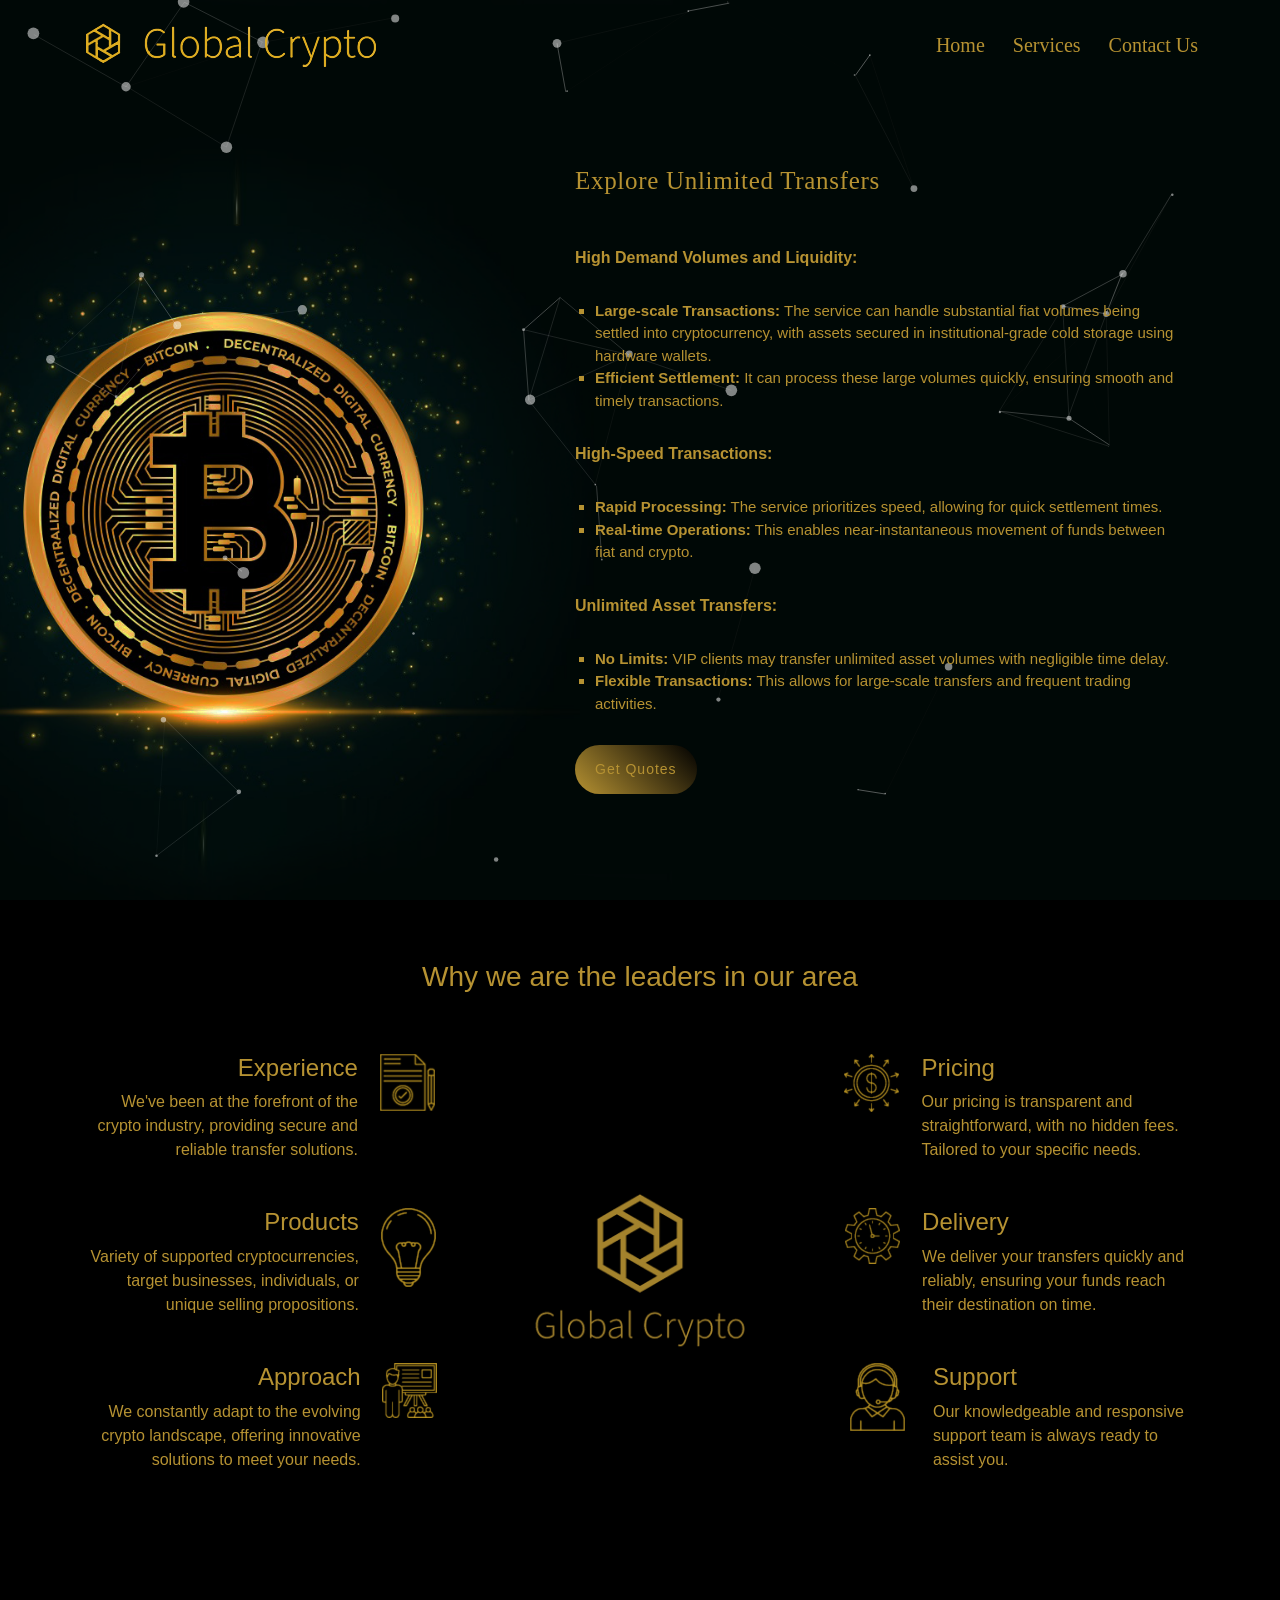
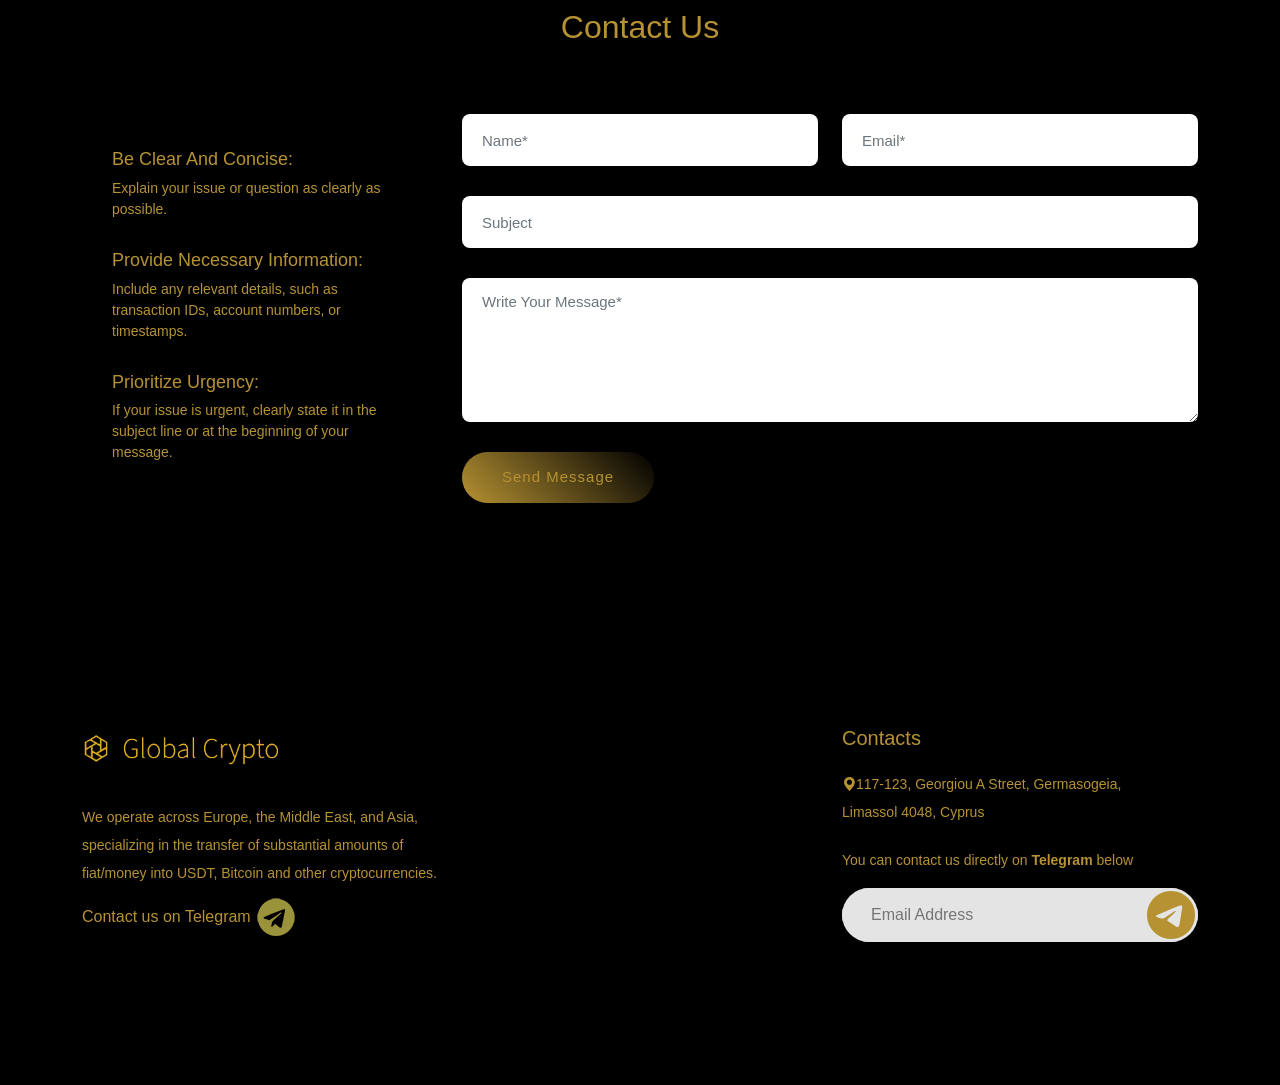
<file: index.html>
<!DOCTYPE html>

<html lang="zxx">
<head>
    <link rel="icon" type="image/png" href="/icon.png">
    <meta charset="utf-8">
    <meta content="width=device-width, initial-scale=1.0" name="viewport">

    <title>Global Crypto VIP - Seamless transfers from fiat to cryptocurrency for enterprise clients across the globe</title>
    <meta content="" name="Global Crypto VIP - Seamless transfers from fiat to cryptocurrency for enterprise clients across the globe">
    <meta name="description" content="Global Crypto VIP - Seamless transfers from fiat to cryptocurrency for enterprise clients across the globe">
    <meta http-equiv="X-UA-Compatible" content="ie=edge">
    <meta content="" name="">

    <!-- Favicons -->
    <link href="assets/images/favicon.png" rel="icon">
    <link href="assets/images/apple-touch-icon.png" rel="apple-touch-icon">

    <!-- Google Fonts -->
    <link href="https://fonts.googleapis.com/css2?family=Open+Sans:ital,wght@0,300;0,400;0,500;0,600;0,700;1,300;1,400;1,600;1,700&amp;family=Montserrat:ital,wght@0,300;0,400;0,500;0,600;0,700;1,300;1,400;1,500;1,600;1,700&amp;family=Raleway:ital,wght@0,300;0,400;0,500;0,600;0,700;1,300;1,400;1,500;1,600;1,700&amp;display=swap" rel="stylesheet">
    <link rel="preconnect" href="https://fonts.googleapis.com">
    <link rel="preconnect" href="https://fonts.gstatic.com" crossorigin="">
    <link href="https://fonts.googleapis.com/css2?family=Oswald:wght@500&amp;display=swap" rel="stylesheet">
    <link href="https://fonts.googleapis.com/css2?family=Poppins:wght@300;400&amp;display=swap" rel="stylesheet">
    <!-- Vendor CSS Files -->
    <link href="assets/vendor/aos/aos.css" rel="stylesheet">
    <link href="assets/stylesheets/font-awesome.min.css" rel="stylesheet">
    <link href="assets/vendor/swiper/swiper-bundle.min.css" rel="stylesheet">
    <link href="assets/vendor/glightbox/css/glightbox.min.css" rel="stylesheet">
    <link href="assets/vendor/bootstrap/css/bootstrap.min.css" rel="stylesheet">
    <link href="assets/vendor/bootstrap-icons/bootstrap-icons.css" rel="stylesheet">
    <!-- Main CSS File -->
    <link href="assets/stylesheets/styles.css" rel="stylesheet">


</head>

  <body>

      <header id="header" class="header d-flex align-items-center sticked stikcy-menu">
          <div class="container-fluid container-xl d-flex align-items-center justify-content-between">
              <a href="index.html" class="logo d-flex align-items-center">
                  <img src="assets/images/logo.png" alt="logo">
              </a>
              <nav id="navbar" class="navbar">
                  <ul>
                      <li><a href="index.html" class="">Home</a></li>
                      <li><a href="#main" class="">Services</a></li>
                      <li><a href="#contact">Contact Us</a></li>
                  </ul>
              </nav><!-- .navbar -->

              <button id="darkmode-button"><i class="bi bi-moon-fill"></i></button>
              <i class="mobile-nav-toggle mobile-nav-show bi bi-list"></i>
              <i class="mobile-nav-toggle mobile-nav-hide d-none bi bi-x"></i>
          </div>
      </header>
      <!-- End Header -->
      <!--  Hero Section  -->
      <section id="hero" class="hero sticked-header-offset">

          <div id="particles-js"></div>
          <div id="repulse-circle-div"></div>
          <div class="container position-relative">
              <div class="row gy-5 aos-init aos-animate">
                  <div class="col-lg-7 offset-lg-5 dark-bg order-lg-1 d-flex flex-column justify-content-start text-left caption">
                      <h2 data-aos="fade-up">
                          Explore unlimited transfers
                          <span></span><span class="circle" data-aos="fade-right" data-aos-delay="800"></span>
                      </h2>
                      <p class="mytext"><strong>High Demand Volumes and Liquidity:</strong></p>

<ul class="dot">
    <li><strong>Large-scale Transactions:</strong> The service can handle substantial fiat volumes being settled into cryptocurrency, with assets secured in institutional-grade cold storage using hardware wallets.</li>
    <li><strong>Efficient Settlement:</strong> It can process these large volumes quickly, ensuring smooth and timely transactions.</li>
</ul>
<p class="mytext"><strong>High-Speed Transactions:</strong></p>
<ul class="dot">
    <li><strong>Rapid Processing:</strong> The service prioritizes speed, allowing for quick settlement times.</li>
    <li><strong>Real-time Operations:</strong> This enables near-instantaneous movement of funds between fiat and crypto.</li>
</ul>
<p class="mytext"><strong>Unlimited Asset Transfers:</strong></p>
<ul class="dot">
    <li><strong>No Limits:</strong> VIP clients may transfer unlimited asset volumes with negligible time delay.</li>
    <li><strong>Flexible Transactions:</strong> This allows for large-scale transfers and frequent trading activities.</li>
</ul>
                      <!--
                            <div class="social" data-aos="fade-up" data-aos-delay="600">
                        <a href=""><i class="bi bi-twitter"></i></a>
                        <a href=""><i class="bi bi-facebook"></i></a>
                        <a href=""><i class="bi bi-linkedin"></i></a>
                        <a href=""><i class="bi bi-instagram"></i></a>
                    </div>
                                -->
                      <div class="d-flex justify-content-start">
                          <a href="#contact" class="btn-get-started mr-20" data-aos="fade-up" data-aos-delay="800">Get Quotes</a>

                      </div>
                  </div>
              </div>
          </div>
      </section>
    



      <main id="main">
          <section>
              <div class="container" id="featured">
                  <div class="section-header" data-aos="fade-up" data-aos-delay="100">
                      <h3 class="mytext">Why we are the leaders in our area</h3>
                      <p></p>
                  </div>
                  <div class="row">
                      <!-- start  left -->
                      <div class="col-md-4 left">
                          <div class="list-wrap" data-aos="fade-up" data-aos-delay="100">
                              <div class="description">
                                  <h4>Experience</h4>
                                  <p>We've been at the forefront of the crypto industry, providing secure and reliable transfer solutions.</p>
                              </div>
                              <div class="icon">
                                  <img src="assets/images/icons/icon-1.svg" alt="icon">
                              </div>
                          </div>

                          <div class="list-wrap" data-aos="fade-up" data-aos-delay="400">
                              <div class="description">
                                  <h4>Products</h4>
                                  <p>Variety of supported cryptocurrencies, target businesses, individuals, or unique selling propositions.</p>
                              </div>
                              <div class="icon">
                                  <img src="assets/images/icons/icon-2.svg" alt="icon">
                              </div>
                          </div>


                          <div class="list-wrap" data-aos="fade-up" data-aos-delay="500">
                              <div class="description">
                                  <h4>Approach</h4>
                                  <p>We constantly adapt to the evolving crypto landscape, offering innovative solutions to meet your needs.</p>
                              </div>
                              <div class="icon">
                                  <img src="assets/images/icons/icon-3.svg" alt="icon">
                              </div>
                          </div>
                      </div>
                      <!-- end  left -->
                      <!-- start  center -->
                      <div class="col-md-4 p-4 p-sm-5 center">
                          <div class="list-center-wrap" data-aos="fade-up" data-aos-delay="100">
                              <div class="center-icon">
                                  <img src="assets/images/features.jpg" alt="icon">
                              </div>
                          </div>
                      </div>
                      <!-- end  center -->
                      <!-- start  right -->
                      <div class="col-md-4 right">
                          <div class="list-wrap" data-aos="fade-up" data-aos-delay="100">
                              <div class="icon">
                                  <img src="assets/images/icons/icon-4.svg" alt="icon">
                              </div>
                              <div class="description">
                                  <h4>Pricing</h4>
                                  <p>Our pricing is transparent and straightforward, with no hidden fees. Tailored to your specific needs.</p>
                              </div>
                          </div>

                          <div class="list-wrap" data-aos="fade-up" data-aos-delay="200">
                              <div class="icon">
                                  <img src="assets/images/icons/icon-5.svg" alt="icon">
                              </div>
                              <div class="description">
                                  <h4>Delivery</h4>
                                  <p>We deliver your transfers quickly and reliably, ensuring your funds reach their destination on time.</p>
                              </div>
                          </div>


                          <div class="list-wrap" data-aos="fade-up" data-aos-delay="500">
                              <div class="icon">
                                  <img src="assets/images/icons/icon-6.svg" alt="icon">
                              </div>
                              <div class="description">
                                  <h4>Support</h4>
                                  <p>Our knowledgeable and responsive support team is always ready to assist you.</p>
                              </div>
                          </div>
                      </div>
                      <!-- end  right -->
                  </div>

              </div>
          </section>
        



          <main id="contact">
              <div id="contact" class="contact-section section">
                  <div class="section-header">
                      <h2>Contact Us</h2>
                      <p></p>
                  </div>
                  <div class="container">
                      <div class="row">
                          <div class="col-lg-4 col-md-12" data-aos="fade-right">
                              <div class="contact-information-box-3">
                                  <div class="row">
                                      <div class="col-lg-12">
                                          <div class="single-contact-info-box">
                                              <div class="contact-info">
                                                  <h6>Be clear and concise:</h6>
                                                  <p>Explain your issue or question as clearly as possible.</p>

                                              </div>
                                          </div>
                                      </div>
                                      <div class="col-lg-12">
                                          <div class="single-contact-info-box">
                                              <div class="contact-info">
                                                  <h6>Provide necessary information:</h6>
                                                  <p>Include any relevant details, such as transaction IDs, account numbers, or timestamps.</p>

                                              </div>
                                          </div>
                                      </div>
                                      <div class="col-lg-12">
                                          <div class="single-contact-info-box">
                                              <div class="contact-info">
                                                  <h6>Prioritize urgency:</h6>
                                                  <p>If your issue is urgent, clearly state it in the subject line or at the beginning of your message.</p>

                                              </div>
                                          </div>
                                      </div>


                                  </div>
                              </div>
                          </div>


                          <div class="col-lg-8 col-md-12" data-aos="fade-left">
                              <div class="contact-form-box contact-form contact-form-3">
                                  <div class="form-container-box">
                                      <form class="contact-form form" action="https://formsubmit.co/globalcryptovip@gmail.com" method="POST">
                                          <input type="hidden" name="_next" value="http://globalcrypto.vip/message_sent.html#thankyou">
                                          <!-- onSubmit="alert('Your Message Have Been Sent')"> -->

                                          <div class="controls">
                                              <div class="row">
                                                  <div class="col-md-6">
                                                      <div class="form-group form-input-box">

                                                          <input type="text" class="form-control" id="name" name="name" placeholder="Name*"
                                                                 required="required" data-error="Name is required.">
                                                          <div class="help-block with-errors"></div>
                                                      </div>
                                                  </div>
                                                  <div class="col-md-6">
                                                      <div class="form-group form-input-box">
                                                          <input type="email" class="form-control" id="email" name="email" placeholder="Email*"
                                                                 required="required" data-error="Valid email is required.">
                                                          <div class="help-block with-errors"></div>
                                                      </div>
                                                  </div>
                                                  <div class="col-md-12">
                                                      <div class="form-group form-input-box">
                                                          <input type="text" class="form-control" name="subject" placeholder="Subject"
                                                                 required="required">
                                                      </div>
                                                  </div>
                                                  <div class="col-12">
                                                      <div class="form-group form-input-box">
                                                          <textarea class="form-control" id="message" name="message" rows="7"
                                                                    placeholder="Write Your Message*" required="required"
                                                                    data-error="Please, leave us a message."></textarea>
                                                          <div class="help-block with-errors"></div>
                                                      </div>
                                                  </div>
                                                  <div class="col-md-12">
                                                      <button type="submit" data-text="Send Message">Send Message</button>
                                                  </div>
                                                  <div class="messages">
                                                      <div class="alert alert alert-success alert-dismissable alert-dismissable hidden"
                                                           id="msgSubmit">
                                                          <button type="submit" class="close" data-dismiss="alert"
                                                                  aria-hidden="true">
                                                              &times;
                                                          </button> Thank You! your message has been sent.
                                                      </div>
                                                  </div>
                                              </div>
                                          </div>
                                      </form>
                                  </div>
                              </div>
                          </div>
                      </div>
                  </div>
              </div>
              <!-- End Contact Section -->


          </main><!-- End #main -->
          <!--  Footer  -->
          <footer id="footer" class="footer-section">
              <div class="container">
                  <div class="footer-content pt-5 pb-5">
                      <div class="row">
                          <div class="col-xl-4 col-lg-4 mb-50">
                              <div class="footer-widget">
                                  <div class="footer-logo">
                                      <a href="index.html" class="logo d-flex align-items-center">
                                          <img src="assets/images/logo.png" alt="logo">
                                      </a>
                                  </div>
                                  <div class="footer-text">
                                      <p>
                                          We operate across Europe, the Middle East, and Asia, specializing in the transfer of substantial amounts of fiat/money into USDT, Bitcoin and other cryptocurrencies.
                                      </p>
                                  </div>
                                  <div class="social" data-aos="fade-up" data-aos-delay="600">
                                      <span>Contact us on Telegram</span>
                                      <a href="https://telegram.me/Global_Crypto_VIP">
                                          <img src="assets/images/small_telegram.png" alt="Telegram">
                                      </a>

                                  </div>
                              </div>
                          </div>

                          <div class="col-lg-2 col-md-6 col-sm-12 footer-column">
                              <div class="service-widget footer-widget">
                                  <div class="footer-widget-heading">
                                      <h3></h3>
                                  </div>
                                  <ul class="list">
                                      <li><a href="services.html"></a></li>
                                      <li><a href="services.html"></a></li>
                                      <li><a href="services.html"></a></li>
                                      <li><a href="services.html"></a></li>
                                      <li><a href="services.html"></a></li>
                                      <li><a href="services.html"></a></li>
                                  </ul>
                              </div>
                          </div>
                          <div class="col-lg-2 col-md-6 col-sm-12 footer-column">
                              <div class="service-widget footer-widget">
                                  <div class="footer-widget-heading">
                                      <h3></h3>
                                  </div>
                                  <ul class="list">
                                      <li><a href="about.html"></a></li>
                                      <li><a href="packages.html"></a></li>
                                      <li><a href="team.html"></a></li>
                                      <li><a href="porfolio.html"></a></li>
                                      <li><a href="faq.html"></a></li>
                                      <li><a href="team.html"></a></li>
                                      <li><a href="blogs.html"></a></li>
                                      <li><a href="blogs-details.html"></a></li>
                                      <li><a href="coming-soon.html"></a></li>
                                      <li><a href="privacy-policy.html"></a></li>
                                      <li><a href="privacy-policy.html"></a></li>
                                  </ul>
                              </div>
                          </div>
                          <div class="col-xl-4 col-lg-4 col-md-6 mb-50">
                              <div class="contact-widget footer-widget">
                                  <div class="footer-widget-heading">
                                      <h3>Contacts</h3>
                                  </div>
                                  <div class="footer-text">
                                      <p><i class="bi bi-geo-alt-fill mr-15"></i>117-123, Georgiou A Street, Germasogeia, <br> Limassol 4048, Cyprus</p>
                                      <p><i></i> </p>
                                      <p></p>
                                  </div>
                              </div>
                              <div class="footer-widget">
                                  <div class="footer-widget-heading">
                                      <h3></h3>
                                  </div>
                                  <div class="footer-text mb-25">
                                      <p>You can contact us directly on <strong>Telegram</strong> below</p>
                                  </div>
                                  <div class="subscribe-form">
                                      <form action="https://telegram.me/Global_Crypto_VIP">
                                          <input type="text" placeholder="Email Address">
                                          <button><i class="bi bi-telegram"></i></button>

                                          </a>
                                      </form>
                                  </div>
                              </div>
                          </div>
                      </div>
                      <div class="row">
                          <div class="col-xl-6 col-lg-6 text-left text-lg-left">
                              <div class="copyright-text">

                              </div>
                          </div>
                      </div>
                  </div>
              </div>
          </footer>
          <!-- End Footer -->

          <a href="#" class="scroll-top d-flex align-items-center justify-content-center active">
              <i class="bi bi-arrow-up-short"></i>
          </a>

          <div id="preloader"></div>

          <!-- Vendor JS Files -->
          <script src="assets/javascripts/jquery.min.js"></script>
          <script src="assets/vendor/glightbox/js/glightbox.min.js"></script>
          <script src="assets/vendor/bootstrap/js/bootstrap.bundle.min.js"></script>
          <script src="assets/vendor/aos/aos.js"></script>
          <script src="assets/vendor/swiper/swiper-bundle.min.js"></script>
          <script src="assets/javascripts/plugins.js"></script>
          <script src="assets/javascripts/purecounter_vanilla.js"></script>
          <script src="assets/javascripts/validator.min.js"></script>
          <script src="assets/javascripts/contactform.js"></script>
          <script src="assets/javascripts/particles.min.js"></script>
          <script src="assets/javascripts/script.js"></script>

          <!-- Template Main JS File -->
          <script src="assets/javascripts/main.js"></script>



</body></html>
</file>
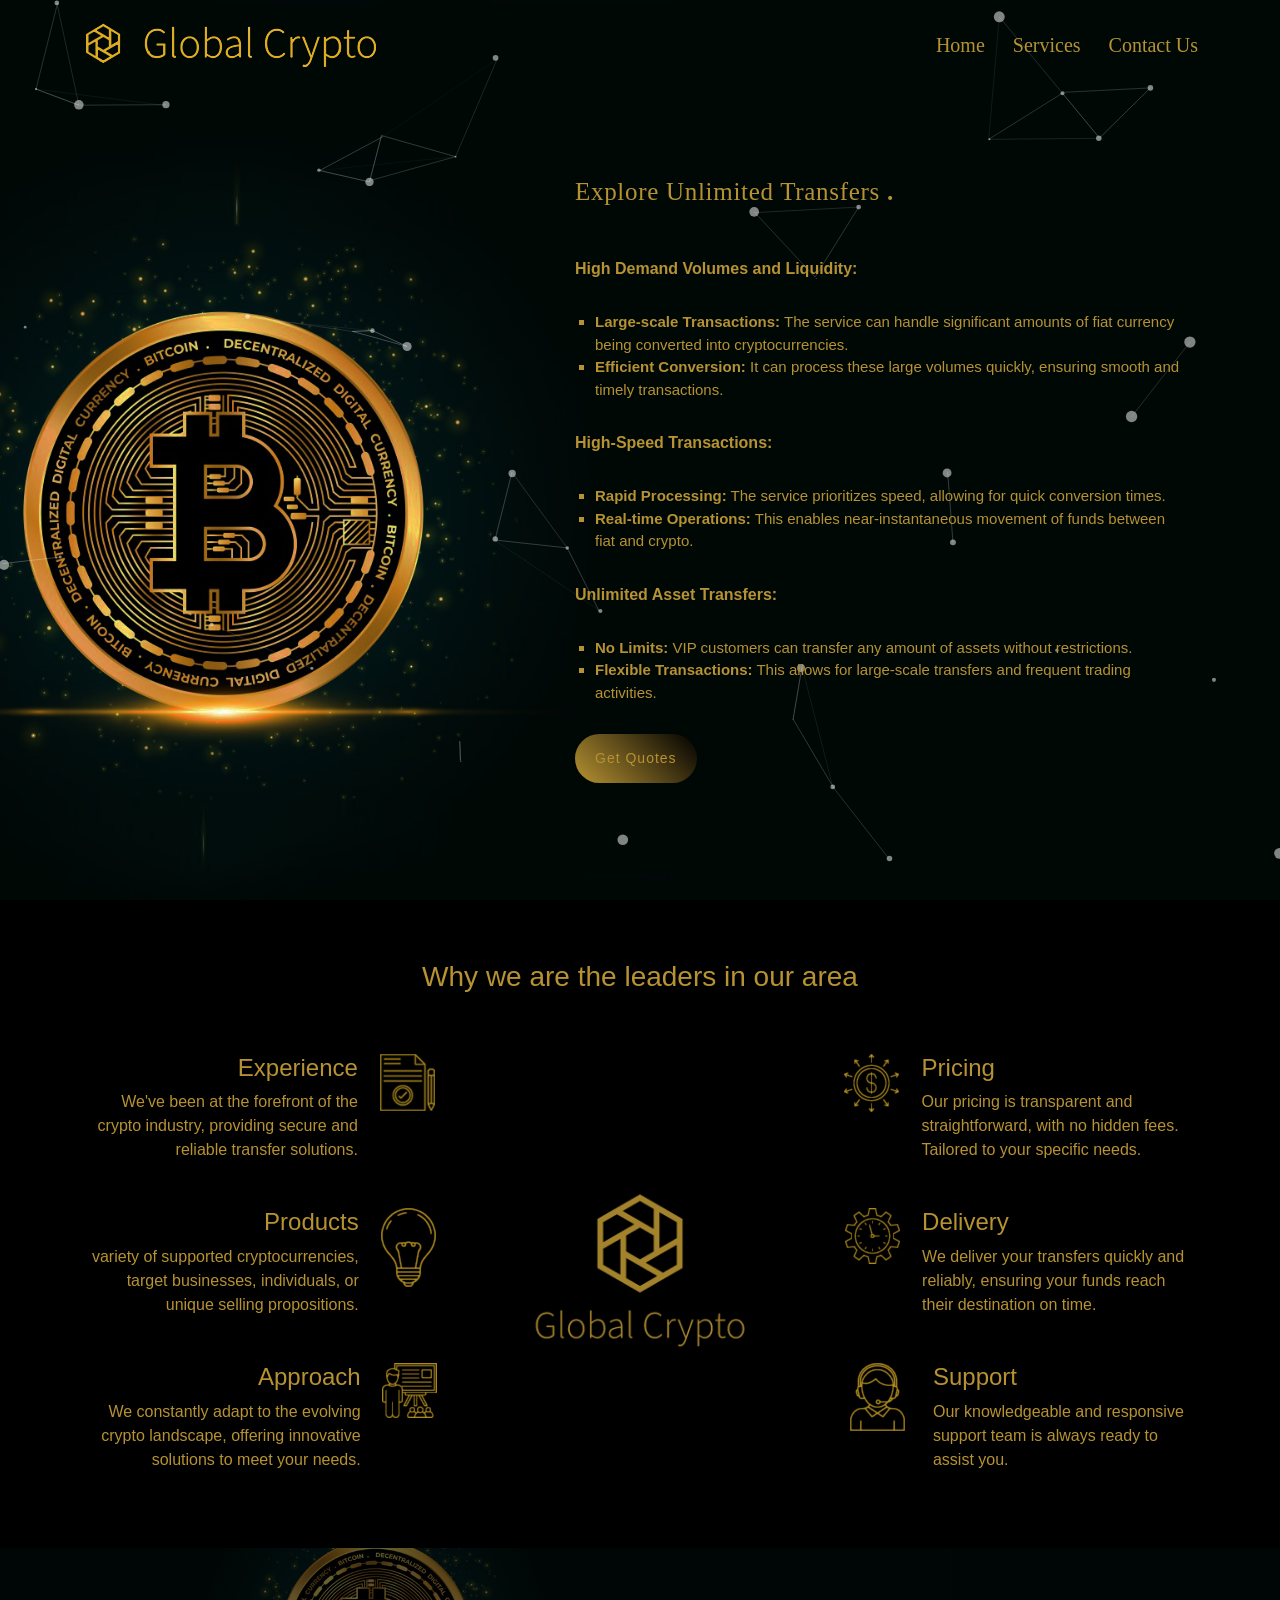
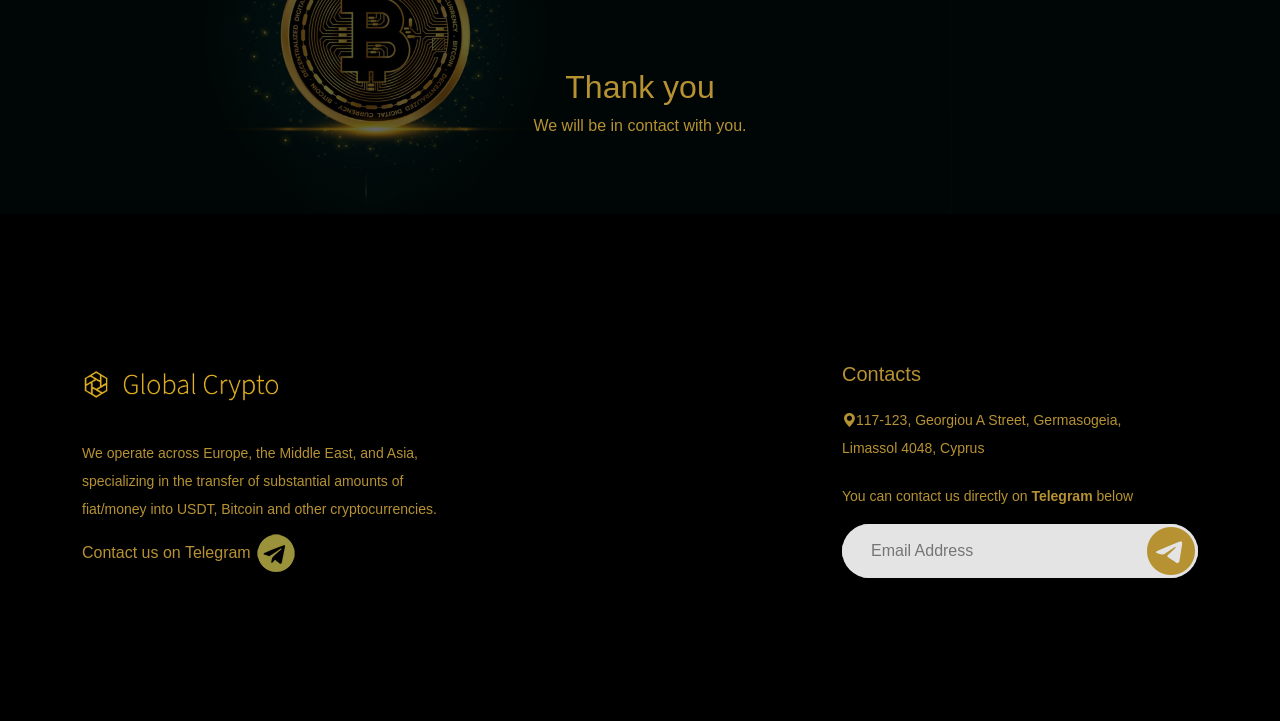
<file: message_sent.html>
<!DOCTYPE html>
<html lang="zxx">
<head>
    <link rel="icon" type="image/png" href="/icon.png">
    <meta charset="utf-8">
    <meta content="width=device-width, initial-scale=1.0" name="viewport">

    <title>Global Crypto VIP - Seamless transfers from fiat to cryptocurrency for enterprise clients across the globe</title>
    <meta content="" name="Global Crypto VIP - Seamless transfers from fiat to cryptocurrency for enterprise clients across the globe">
    <meta name="description" content="Global Crypto VIP - Seamless transfers from fiat to cryptocurrency for enterprise clients across the globe">
    <meta http-equiv="X-UA-Compatible" content="ie=edge">
    <meta content="" name="">

    <!-- Favicons -->
    <link href="assets/images/favicon.png" rel="icon">
    <link href="assets/images/apple-touch-icon.png" rel="apple-touch-icon">

    <!-- Google Fonts -->
    <link href="https://fonts.googleapis.com/css2?family=Open+Sans:ital,wght@0,300;0,400;0,500;0,600;0,700;1,300;1,400;1,600;1,700&amp;family=Montserrat:ital,wght@0,300;0,400;0,500;0,600;0,700;1,300;1,400;1,500;1,600;1,700&amp;family=Raleway:ital,wght@0,300;0,400;0,500;0,600;0,700;1,300;1,400;1,500;1,600;1,700&amp;display=swap" rel="stylesheet">
    <link rel="preconnect" href="https://fonts.googleapis.com">
    <link rel="preconnect" href="https://fonts.gstatic.com" crossorigin="">
    <link href="https://fonts.googleapis.com/css2?family=Oswald:wght@500&amp;display=swap" rel="stylesheet">
    <link href="https://fonts.googleapis.com/css2?family=Poppins:wght@300;400&amp;display=swap" rel="stylesheet">
    <!-- Vendor CSS Files -->
    <link href="assets/vendor/aos/aos.css" rel="stylesheet">
    <link href="assets/stylesheets/font-awesome.min.css" rel="stylesheet">
    <link href="assets/vendor/swiper/swiper-bundle.min.css" rel="stylesheet">
    <link href="assets/vendor/glightbox/css/glightbox.min.css" rel="stylesheet">
    <link href="assets/vendor/bootstrap/css/bootstrap.min.css" rel="stylesheet">
    <link href="assets/vendor/bootstrap-icons/bootstrap-icons.css" rel="stylesheet">
    <!-- Main CSS File -->
    <link href="assets/stylesheets/styles.css" rel="stylesheet">


</head>

  <body>

      <header id="header" class="header d-flex align-items-center sticked stikcy-menu">
          <div class="container-fluid container-xl d-flex align-items-center justify-content-between">
              <a href="index.html" class="logo d-flex align-items-center">
                  <img src="assets/images/logo.png" alt="logo">
              </a>
              <nav id="navbar" class="navbar">
                  <ul>
                      <li><a href="index.html" class="">Home</a></li>
                      <li><a href="#main" class="">Services</a></li>
                      <li><a href="#contact">Contact Us</a></li>
                  </ul>
              </nav><!-- .navbar -->

              <button id="darkmode-button"><i class="bi bi-moon-fill"></i></button>
              <i class="mobile-nav-toggle mobile-nav-show bi bi-list"></i>
              <i class="mobile-nav-toggle mobile-nav-hide d-none bi bi-x"></i>
          </div>
      </header>
      <!-- End Header -->
      <!--  Hero Section  -->
      <section id="hero" class="hero sticked-header-offset">

          <div id="particles-js"></div>
          <div id="repulse-circle-div"></div>
          <div class="container position-relative">
              <div class="row gy-5 aos-init aos-animate">
                  <div class="col-lg-7 offset-lg-5 dark-bg order-lg-1 d-flex flex-column justify-content-start text-left caption">
                      <h2 data-aos="fade-up">
                          Explore unlimited transfers
                          <span></span><span class="circle" data-aos="fade-right" data-aos-delay="800">.</span>
                      </h2>
                      <p class="mytext"><strong>High Demand Volumes and Liquidity:</strong></p>

                      <ul class="dot">
                          <li><strong>Large-scale Transactions:</strong> The service can handle significant amounts of fiat currency being converted into cryptocurrencies.</li>
                          <li><strong>Efficient Conversion:</strong> It can process these large volumes quickly, ensuring smooth and timely transactions.</li>
                      </ul>
                      <p class="mytext"><strong>High-Speed Transactions:</strong></p>
                      <ul class="dot">
                          <li><strong>Rapid Processing:</strong> The service prioritizes speed, allowing for quick conversion times.</li>
                          <li><strong>Real-time Operations:</strong> This enables near-instantaneous movement of funds between fiat and crypto.</li>
                      </ul>
                      <p class="mytext"><strong>Unlimited Asset Transfers:</strong></p>
                      <ul class="dot">
                          <li><strong>No Limits:</strong> VIP customers can transfer any amount of assets without restrictions.</li>
                          <li><strong>Flexible Transactions:</strong> This allows for large-scale transfers and frequent trading activities.</li>
                      </ul>
                      <!--
                            <div class="social" data-aos="fade-up" data-aos-delay="600">
                        <a href=""><i class="bi bi-twitter"></i></a>
                        <a href=""><i class="bi bi-facebook"></i></a>
                        <a href=""><i class="bi bi-linkedin"></i></a>
                        <a href=""><i class="bi bi-instagram"></i></a>
                    </div>
                                -->
                      <div class="d-flex justify-content-start">
                          <a href="#contact" class="btn-get-started mr-20" data-aos="fade-up" data-aos-delay="800">Get Quotes</a>

                      </div>
                  </div>
              </div>
          </div>
      </section>
    



      <main id="main">
          <section>
              <div class="container" id="featured">
                  <div class="section-header" data-aos="fade-up" data-aos-delay="100">
                      <h3 class="mytext">Why we are the leaders in our area</h3>
                      <p></p>
                  </div>
                  <div class="row">
                      <!-- start  left -->
                      <div class="col-md-4 left">
                          <div class="list-wrap" data-aos="fade-up" data-aos-delay="100">
                              <div class="description">
                                  <h4>Experience</h4>
                                  <p>We've been at the forefront of the crypto industry, providing secure and reliable transfer solutions.</p>
                              </div>
                              <div class="icon">
                                  <img src="assets/images/icons/icon-1.svg" alt="icon">
                              </div>
                          </div>

                          <div class="list-wrap" data-aos="fade-up" data-aos-delay="400">
                              <div class="description">
                                  <h4>Products</h4>
                                  <p>variety of supported cryptocurrencies, target businesses, individuals, or unique selling propositions.</p>
                              </div>
                              <div class="icon">
                                  <img src="assets/images/icons/icon-2.svg" alt="icon">
                              </div>
                          </div>


                          <div class="list-wrap" data-aos="fade-up" data-aos-delay="500">
                              <div class="description">
                                  <h4>Approach</h4>
                                  <p>We constantly adapt to the evolving crypto landscape, offering innovative solutions to meet your needs.</p>
                              </div>
                              <div class="icon">
                                  <img src="assets/images/icons/icon-3.svg" alt="icon">
                              </div>
                          </div>
                      </div>
                      <!-- end  left -->
                      <!-- start  center -->
                      <div class="col-md-4 p-4 p-sm-5 center">
                          <div class="list-center-wrap" data-aos="fade-up" data-aos-delay="100">
                              <div class="center-icon">
                                  <img src="assets/images/features.jpg" alt="icon">
                              </div>
                          </div>
                      </div>
                      <!-- end  center -->
                      <!-- start  right -->
                      <div class="col-md-4 right">
                          <div class="list-wrap" data-aos="fade-up" data-aos-delay="100">
                              <div class="icon">
                                  <img src="assets/images/icons/icon-4.svg" alt="icon">
                              </div>
                              <div class="description">
                                  <h4>Pricing</h4>
                                  <p>Our pricing is transparent and straightforward, with no hidden fees. Tailored to your specific needs.</p>
                              </div>
                          </div>

                          <div class="list-wrap" data-aos="fade-up" data-aos-delay="200">
                              <div class="icon">
                                  <img src="assets/images/icons/icon-5.svg" alt="icon">
                              </div>
                              <div class="description">
                                  <h4>Delivery</h4>
                                  <p>We deliver your transfers quickly and reliably, ensuring your funds reach their destination on time.</p>
                              </div>
                          </div>


                          <div class="list-wrap" data-aos="fade-up" data-aos-delay="500">
                              <div class="icon">
                                  <img src="assets/images/icons/icon-6.svg" alt="icon">
                              </div>
                              <div class="description">
                                  <h4>Support</h4>
                                  <p>Our knowledgeable and responsive support team is always ready to assist you.</p>
                              </div>
                          </div>
                      </div>
                      <!-- end  right -->
                  </div>

              </div>
          </section>
        



          <main id="thankyou">
              <!--  THANK YOU  -->
              <div class="breadcrumbs">
                  <div class="page-header d-flex align-items-center">
                      <div class="container position-relative">
                          <div class="row d-flex justify-content-center">
                              <div class="col-lg-6 text-center">
                                  <h2>Thank you</h2>
                                  <p>We will be in contact with you.</p>
                              </div>
                          </div>
                      </div>
                  </div>
                  <nav>
                      <div class="container">

                      </div>
                  </nav>
              </div><!-- THANK YOU -->
              </div>
              <!-- End Contact Section -->


          </main><!-- End #main -->
          <!--  Footer  -->
          <footer id="footer" class="footer-section">
              <div class="container">
                  <div class="footer-content pt-5 pb-5">
                      <div class="row">
                          <div class="col-xl-4 col-lg-4 mb-50">
                              <div class="footer-widget">
                                  <div class="footer-logo">
                                      <a href="index.html" class="logo d-flex align-items-center">
                                          <img src="assets/images/logo.png" alt="logo">
                                      </a>
                                  </div>
                                  <div class="footer-text">
                                      <p>
                                          We operate across Europe, the Middle East, and Asia, specializing in the transfer of substantial amounts of fiat/money into USDT, Bitcoin and other cryptocurrencies.
                                      </p>
                                  </div>
                                  <div class="social" data-aos="fade-up" data-aos-delay="600">
                                      <span>Contact us on Telegram</span>
                                      <a href="https://telegram.me/Global_Crypto_VIP">
                                          <img src="assets/images/small_telegram.png" alt="Telegram">
                                      </a>

                                  </div>
                              </div>
                          </div>

                          <div class="col-lg-2 col-md-6 col-sm-12 footer-column">
                              <div class="service-widget footer-widget">
                                  <div class="footer-widget-heading">
                                      <h3></h3>
                                  </div>
                                  <ul class="list">
                                      <li><a href="services.html"></a></li>
                                      <li><a href="services.html"></a></li>
                                      <li><a href="services.html"></a></li>
                                      <li><a href="services.html"></a></li>
                                      <li><a href="services.html"></a></li>
                                      <li><a href="services.html"></a></li>
                                  </ul>
                              </div>
                          </div>
                          <div class="col-lg-2 col-md-6 col-sm-12 footer-column">
                              <div class="service-widget footer-widget">
                                  <div class="footer-widget-heading">
                                      <h3></h3>
                                  </div>
                                  <ul class="list">
                                      <li><a href="about.html"></a></li>
                                      <li><a href="packages.html"></a></li>
                                      <li><a href="team.html"></a></li>
                                      <li><a href="porfolio.html"></a></li>
                                      <li><a href="faq.html"></a></li>
                                      <li><a href="team.html"></a></li>
                                      <li><a href="blogs.html"></a></li>
                                      <li><a href="blogs-details.html"></a></li>
                                      <li><a href="coming-soon.html"></a></li>
                                      <li><a href="privacy-policy.html"></a></li>
                                      <li><a href="privacy-policy.html"></a></li>
                                  </ul>
                              </div>
                          </div>
                          <div class="col-xl-4 col-lg-4 col-md-6 mb-50">
                              <div class="contact-widget footer-widget">
                                  <div class="footer-widget-heading">
                                      <h3>Contacts</h3>
                                  </div>
                                  <div class="footer-text">
                                      <p><i class="bi bi-geo-alt-fill mr-15"></i>117-123, Georgiou A Street, Germasogeia, <br> Limassol 4048, Cyprus</p>
                                      <p><i></i> </p>
                                      <p></p>
                                  </div>
                              </div>
                              <div class="footer-widget">
                                  <div class="footer-widget-heading">
                                      <h3></h3>
                                  </div>
                                  <div class="footer-text mb-25">
                                      <p>You can contact us directly on <strong>Telegram</strong> below</p>
                                  </div>
                                  <div class="subscribe-form">
                                      <form action="https://telegram.me/Global_Crypto_VIP">
                                          <input type="text" placeholder="Email Address">
                                          <button><i class="bi bi-telegram"></i></button>

                                          </a>
                                      </form>
                                  </div>
                              </div>
                          </div>
                      </div>
                      <div class="row">
                          <div class="col-xl-6 col-lg-6 text-left text-lg-left">
                              <div class="copyright-text">

                              </div>
                          </div>
                      </div>
                  </div>
              </div>
          </footer>
          <!-- End Footer -->

          <a href="#" class="scroll-top d-flex align-items-center justify-content-center active">
              <i class="bi bi-arrow-up-short"></i>
          </a>

          <div id="preloader"></div>

          <!-- Vendor JS Files -->
          <script src="assets/javascripts/jquery.min.js"></script>
          <script src="assets/vendor/glightbox/js/glightbox.min.js"></script>
          <script src="assets/vendor/bootstrap/js/bootstrap.bundle.min.js"></script>
          <script src="assets/vendor/aos/aos.js"></script>
          <script src="assets/vendor/swiper/swiper-bundle.min.js"></script>
          <script src="assets/javascripts/plugins.js"></script>
          <script src="assets/javascripts/purecounter_vanilla.js"></script>
          <script src="assets/javascripts/validator.min.js"></script>
          <script src="assets/javascripts/contactform.js"></script>
          <script src="assets/javascripts/particles.min.js"></script>
          <script src="assets/javascripts/script.js"></script>

          <!-- Template Main JS File -->
          <script src="assets/javascripts/main.js"></script>



</body></html>
</file>
<file: assets/stylesheets/styles.css>
/*------------------------------------------------------------
    Template name    : Technoit - IT Solutions & Business Services Multipurpose Responsive Website Template
    Author           : ZRTHEMES
    Version          : 2.0
    File Description : Main css file of the template
--------------------------------------------------------------*/

/*--------------------------------------------------------------
# General
--------------------------------------------------------------*/

.hero h2 { /*--GLOBAL CRYPTO VIP--*/
    font-family: var(--font-secondary);
    font-size: 25px;
    margin-bottom: 50px;
    color: var(--hero-text-color);
    text-transform: capitalize;
    letter-spacing: 0.7px;
    font-weight: 100;
}

.mytext {
    margin: 0px;
    padding: 0PX;
}
.dot {
    margin-top: 0px;
    list-style-type: square;
    margin-left: 20px;
    margin-bottom: 30px;
    font-size: 15px;
}


:root {
    --font-default: Helvetica, Arial, sans-serif;
    --font-primary: Helvetica, Arial, sans-serif;
    --font-secondary: 'Arial Narrow';
    scroll-behavior: smooth;
    --color-bg: #000000;
    --hero-overlay-color: transparent;
    --menu-color: #b69232;
    --theme-color: #000000;
    --border-color: #000000;
    --theme-color-dark: #ffffff; /*--Background--*/
    --text-color: #b69232; /*--All text...--*/
    --hero-text-color: #b69232; /*--GLOBAL CRYPTO VIP--*/
    --text-white-color: #b69232; /*--Text footer, submenu etc..--*/
    --text-button-color: #b69232; /*--Text faded buttons--*/
    --text-grey-color: #000000;
    --text-theme-color: #000000;
    --light-color: #b69232; /*--none--*/
    --color-default: #b69232; /*--none--*/
    --color-primary: #b69232; /*--Faded Buttons, hover on menu and other text--*/
    --color-secondary: #000000;
    --color-start: #000000;
    --color-end: #000000;
    --hero-card-bg: rgb(228 227 223 / 17%);
    --box-shadow-color: rgb(82 90 101 / 10%);
}

    :root.dark {
        --menu-color-bg: #565656;
        --color-bg: #000000;
        --hero-overlay-color: #000000;
        --menu-color: #edc94e;
        --theme-color: #000000;
        --border-color: #14929a;
        --theme-color-dark: #2c2c2c;
        --text-color: #ffffff;
        --hero-text-color: #ffffff;
        --text-white-color: #ffffff;
        --text-grey-color: #565656;
        --text-theme-color: #14929a;
        --light-color: #000000;
        --color-default: #000000;
        --color-primary: #000000;
        --color-secondary: #000000;
        --color-start: #000000;
        --color-end: #000000;
        --hero-card-bg: rgb(0 0 0 / 83%);
        --box-shadow-color: rgb(20 146 154 / 49%);
    }

body {
    font-family: var(--font-default);
    color: var(--text-color);
    background: var(--theme-color);
    transition: 0.5s background ease;
    --color-bg: #000000;
    --light-color: #000000;
    --color-default: #000000;
    --color-start: #000000;
    --color-end: #000000;
    --hero-card-bg: rgb(0 0 0 / 83%);
    --box-shadow-color: rgb(221 178 32 / 69%);
}

    body.dark {
        --menu-color-bg: #ffffff;
        --color-bg: #000000;
        --menu-color: #ffffff;
        --border-color: #025add;
        --theme-color-dark: #ffffff;
        --text-color: #ffffff;
        --text-white-color: #ffffff;
        --text-grey-color: #ffffff;
        --text-theme-color: #ffffff;
        --light-color: #000000;
        --color-default: #000000;
        --color-secondary: #ffffff;
        --color-start: #000000;
        --color-end: #000000;
        --hero-card-bg: rgb(0 0 0 / 83%);
        --box-shadow-color: rgb(221 178 32 / 69%);
    }


#darkmode-button {
    border-radius: 50%;
    border: none;
    outline: none;
    display: none;
    place-items: center;
    width: 45px;
    height: 45px;
    margin-left: 10px;
}

a {
  color: var(--color-primary);
  text-decoration: none;
}

a:hover {
  color: var(--color-primary);
  text-decoration: none;
}

h1,
h2,
h3,
h4,
h5,
h6 {
  font-family: var(--font-primary);
}

.toggle-container {
  position: relative;
}

.theme-btn {
  width: 6em;
  height: 6em;
  padding: 0.5em;
  border-radius: 50%;
  cursor: pointer;
  border: none;
  background-color: transparent;
}

.theme-btn img {
  height: 100%;
  width: 100%;
  object-fit: cover;
}

.theme-btn.light {
  display: none;
}

.dark .theme-btn.dark {
  display: none;
}

.dark .theme-btn.light {
  display: block;
}

.hide-on-mobile{
  display: block;
}

/*--------------------------------------------------------------
# Sections & Section Header
--------------------------------------------------------------*/
section {
  padding: 60px 0;
  overflow: hidden;
}

.section{
  padding: 60px 0;
  overflow: hidden;
  background: var(--light-color);
}

.section-grey{
  padding: 90px 0;
  overflow: hidden;
  background: var(--theme-color-dark);
}

.sections-bg {
  background-color: var(--theme-color-dark);
}

.section-header {
  text-align: center;
  padding-bottom: 60px;
}

.section-header h2 {
  font-size: 32px;
  position: relative;
  color: var(--color-primary);
}

.section-header p {
  margin-bottom: 0;
  color: #b8651d;
}

img {
  transition: 0.3s;
}

img:hover {
  transform: scale(1.1);
}

.fill-btn {
    font-family: var(--font-primary);
    font-weight: 500;
    font-size: 15px;
    letter-spacing: 1px;
    display: inline-block;
    padding: 14px 40px;
    border-radius: 50px;
    border: 0;
    transition: 0.3s;
    color: var(--text-button-color);
    background: linear-gradient(45deg, var(--color-primary), var(--color-secondary));
    box-shadow: 0 0 15px rgba(0, 0, 0, 0.08);
}

    .fill-btn:hover {
        background: linear-gradient(45deg, var(--color-secondary), var(--color-primary));
        color: var(--text-button-color);
    }

/*--------------------------------------------------------------
# Breadcrumbs
--------------------------------------------------------------*/
.breadcrumbs .page-header {
  padding: 120px 0 60px 0;
  min-height: 20vh;
  background: url(../images/page-header-bg.png) center bottom;
  background-size: cover;
  border-radius: 0px;
  overflow: hidden;
  position: relative;
}
.breadcrumbs .page-header:before {
    content: "";
    position: absolute;
    left: 0;
    bottom: 0;
    top: 0;
    right: 0;
    width: 100%;
    height: 100%;
    background: linear-gradient(360deg,var(--light-color), var(--light-color));
    z-index: 0;
    opacity: 0.6;
}

.breadcrumbs .page-header h2 {
  color: var(--color-primary);
}

.breadcrumbs .page-header p {
  color: var(--menu-color);
}

.breadcrumbs nav {
  background-color: var(--theme-color);
  padding: 20px 0;
}

.breadcrumbs nav ol {
  display: flex;
  flex-wrap: wrap;
  list-style: none;
  margin: 0;
  padding: 0;
  font-size: 16px;
  color: var(--color-default);
}

.breadcrumbs nav ol a {
  color: var(--text-white-color);
  transition: 0.3s;
}

.breadcrumbs nav ol a:hover {
  text-decoration: underline;
}

.breadcrumbs nav ol li+li {
  padding-left: 10px;
}

.breadcrumbs nav ol li+li::before {
  display: inline-block;
  padding-right: 10px;
  color: var(--color-secondary);
  content: "/";
}

/*--------------------------------------------------------------
# Scroll top button
--------------------------------------------------------------*/
.scroll-top {
  position: fixed;
  visibility: hidden;
  opacity: 0;
  right: 15px;
  bottom: -15px;
  z-index: 99999;
  background: var(--color-primary);
  width: 44px;
  height: 44px;
  border-radius: 50px;
  transition: all 0.4s;
}

.scroll-top i {
  font-size: 24px;
  color: #fff;
  line-height: 0;
}

    .scroll-top:hover {
        background: rgb(221 178 32 / 69%);
        color: #fff;
    }

.scroll-top.active {
    visibility: visible;
    opacity: 1;
    bottom: 15px;
}

/*--------------------------------------------------------------
# Preloader
--------------------------------------------------------------*/
#preloader {
  position: fixed;
  inset: 0;
  z-index: 999999;
  overflow: hidden;
  background: var(--color-primary);
  transition: all 0.6s ease-out;
}

#preloader:before {
  content: "";
  position: fixed;
  top: calc(48% - 3px);
  left: calc(48% - 3px);
  border: 2px solid #fff;
  border-color: var(--light-color) transparent var(--light-color) transparent;
  border-radius: 50%;
  width: 60px;
  height: 60px;
  -webkit-animation: animate-preloader 1.5s linear infinite;
  animation: animate-preloader 1.5s linear infinite;
}

@-webkit-keyframes animate-preloader {
  0% {
    transform: rotate(0deg);
  }

  100% {
    transform: rotate(360deg);
  }
}

@keyframes animate-preloader {
  0% {
    transform: rotate(0deg);
  }

  100% {
    transform: rotate(360deg);
  }
}

/*--------------------------------------------------------------
# Disable aos animation delay on mobile devices
--------------------------------------------------------------*/
@media screen and (max-width: 768px) {
  [data-aos-delay] {
    transition-delay: 0 !important;
  }
  .hide-on-mobile{
    display: none !important;
  }
}

/*--------------------------------------------------------------
# Header
--------------------------------------------------------------*/
.topbar {
  background: #00796b;
  height: 40px;
  font-size: 14px;
  transition: all 0.5s;
  color: #fff;
  padding: 0;
}

.topbar .contact-info i {
  font-style: normal;
  color: #fff;
  line-height: 0;
}

.topbar .contact-info i a,
.topbar .contact-info i span {
  padding-left: 5px;
  color: #fff;
}

@media (max-width: 575px) {

  .topbar .contact-info i a,
  .topbar .contact-info i span {
    font-size: 13px;
  }
}

.topbar .contact-info i a {
  line-height: 0;
  transition: 0.3s;
}

.topbar .contact-info i a:hover {
  color: #fff;
  text-decoration: underline;
}

.topbar .social-links a {
    color: rgba(221 178 32, 0.7);
    line-height: 0;
    transition: 0.3s;
    margin-left: 20px;
}


.topbar .social-links a:hover {
    color: #fff;
}

.header {
  transition: all 0.5s;
  z-index: 997;
  height: 90px;
}

.header.sticked {
  position: fixed;
  top: 0;
  right: 0;
  left: 0;
  height: 90px;
}

.header .logo img {
  max-height: 300px;
  margin-right: 70px;
}

.header.stikcy-menu {
  background: var(--light-color);
}
.header.stikcy-menu .logo h1{
  color: var(--color-primary);
}

.header .logo h1 {
  font-size: 30px;
  margin: 0;
  letter-spacing: 0.8px;
  color: var(--color-primary);
  font-family: var(--font-primary);
}

.header .logo h1 span {
  color: var(--color-primary);
}

.sticked-header-offset {
  margin-top: 0;
}

section {background: var(--light-color);}

/*--------------------------------------------------------------
# Desktop Navigation
--------------------------------------------------------------*/
@media (min-width: 1280px) {
  .navbar {
    padding: 0;
  }

  .navbar ul {
    margin: 0;
    padding: 0;
    display: flex;
    list-style: none;
    align-items: center;
  }

  .navbar li {
    position: relative;
  }

  .navbar>ul>li {
    white-space: nowrap;
    padding: 10px 0 10px 28px;
  }

  .navbar a,
  .navbar a:focus {
    display: flex;
    align-items: center;
    justify-content: space-between;
    font-family: var(--font-secondary);
    font-size: 20px;
    font-weight: 100;
    color: var(--menu-color);
    white-space: nowrap;
    transition: 0.3s;
    position: relative;
  }

  .stikcy-menu .navbar a{
    color: var(--text-color);
  }

  .navbar a i,
  .navbar a:focus i {
    font-size: 12px;
    line-height: 0;
    margin-left: 5px;
  }

  .navbar a:hover:before,
  .navbar li:hover>a:before,
  .navbar .active:before {
    visibility: visible;
    width: 100%;
  }

  .navbar a:hover,
  .navbar .active,
  .navbar .active:focus,
  .navbar li:hover>a {
    color: var(--color-primary);
  }

    .navbar .dropdown ul {
        display: block;
        position: absolute;
        left: 28px;
        top: calc(100% + 30px);
        margin: 0;
        padding: 10px 0;
        z-index: 99;
        opacity: 0;
        visibility: hidden;
        background: var(--light-color);
        box-shadow: 0px 0px 30px rgba(221, 178, 32, 0.25);
        transition: 0.3s;
        border-radius: 0px;
    }

    .navbar .dropdown ul li {
        min-width: 200px;
    }

  .navbar .dropdown ul a {
    padding: 10px 20px;
    font-size: 15px;
    font-weight: 400;
    color: var(--text-color);
  }

  .navbar .dropdown ul a i {
    font-size: 12px;
  }

  .navbar .dropdown ul a:hover,
  .navbar .dropdown ul .active:hover,
  .navbar .dropdown ul li:hover>a {
    color: var(--color-primary);
  }

  .navbar .dropdown:hover>ul {
    opacity: 1;
    top: 100%;
    visibility: visible;
  }

  .navbar .dropdown .dropdown ul {
    top: 0;
    left: calc(100% - 30px);
    visibility: hidden;
  }

  .navbar .dropdown .dropdown:hover>ul {
    opacity: 1;
    top: 0;
    left: 100%;
    visibility: visible;
  }
}

@media (min-width: 1280px) and (max-width: 1366px) {
  .navbar .dropdown .dropdown ul {
    left: -90%;
  }

  .navbar .dropdown .dropdown:hover>ul {
    left: -100%;
  }
}

@media (min-width: 1280px) {

  .mobile-nav-show,
  .mobile-nav-hide {
    display: none;
  }
}

/*--------------------------------------------------------------
# Mobile Navigation
--------------------------------------------------------------*/
@media (max-width: 1279px) {
  .navbar {
    position: fixed;
    top: 0;
    right: -100%;
    width: 100%;
    max-width: 400px;
    bottom: 0;
    transition: 0.3s;
    z-index: 9997;
  }

  .navbar ul {
    position: absolute;
    inset: 0;
    padding: 50px 0 10px 0;
    margin: 0;
    background: var(--color-primary);
    overflow-y: auto;
    transition: 0.3s;
    z-index: 9998;
  }

  .navbar a,
  .navbar a:focus {
    display: flex;
    align-items: center;
    justify-content: space-between;
    padding: 10px 20px;
    font-family: var(--font-primary);
    font-size: 15px;
    color: rgb(255 255 255);
    white-space: nowrap;
    transition: 0.3s;
  }

  .navbar a i,
  .navbar a:focus i {
    font-size: 12px;
    line-height: 0;
    margin-left: 5px;
  }

  .navbar a:hover,
  .navbar .active,
  .navbar .active:focus,
  .navbar li:hover>a {
    color: #fff;
  }

  .navbar .getstarted,
  .navbar .getstarted:focus {
    background: var(--color-primary);
    padding: 8px 20px;
    border-radius: 4px;
    margin: 15px;
    color: #fff;
  }

  .navbar .getstarted:hover,
  .navbar .getstarted:focus:hover {
    color: #fff;
    background: rgba(0, 131, 116, 0.8);
  }

  .navbar .dropdown ul,
  .navbar .dropdown .dropdown ul {
    position: static;
    display: none;
    padding: 10px 0;
    margin: 10px 20px;
    transition: all 0.5s ease-in-out;
    background-color: var(--color-primary);
  }

  .navbar .dropdown>.dropdown-active,
  .navbar .dropdown .dropdown>.dropdown-active {
    display: block;
  }

  .mobile-nav-show {
    color: var(--color-primary);
    font-size: 28px;
    cursor: pointer;
    line-height: 0;
    transition: 0.5s;
    z-index: 9999;
    margin-right: 10px;
  }

  .mobile-nav-hide {
    color: #fff;
    font-size: 32px;
    cursor: pointer;
    line-height: 0;
    transition: 0.5s;
    position: fixed;
    right: 20px;
    top: 20px;
    z-index: 9999;
  }

  .mobile-nav-active {
    overflow: hidden;
  }

  .mobile-nav-active .navbar {
    right: 0;
  }

  .mobile-nav-active .navbar:before {
    content: "";
    position: fixed;
    inset: 0;
    background: rgb(0 0 0 / 80%);
    z-index: 9996;
  }
}

/*--------------------------------------------------------------
# Featured Section
--------------------------------------------------------------*/

.left {
  text-align: right;
}
.right {
  text-align: left;
}
.list-wrap{
  display: flex;
  gap: 20px;
  margin-bottom: 30px;
}
.list-wrap p{
  color: var(--text-color);
}
.list-wrap:nth-child(3),
.list-wrap:nth-child(6){
  margin-bottom: 0;
}

.list-wrap .description h4{
  color: var(--text-color);
}

.icon {
  width: 150px;
  text-align: center;
  height: 100px;
  border-radius: 50%;
}
.icon svg{
  width: 100%;
}
.list-center-wrap{
  display: flex;
  gap: 20px;
  align-items: center;
  justify-content: center;
  vertical-align: middle;
  height: 100%;
}
.center-icon{
  width: 100%;
  text-align: center;
}
.center-icon img{
  width: 100%;
  border-radius: 20px;
  opacity: 0.9;
}

/*--------------------------------------------------------------
# About Us Section
--------------------------------------------------------------*/
.about h3 {
  font-size: 28px;
  margin-bottom: 20px;
  font-family: var(--font-secondary);
}

.about .call-us {
  left: 10%;
  right: 10%;
  bottom: 0;
  background-color: #fff;
  box-shadow: 0px 2px 25px rgba(0, 0, 0, 0.08);
  padding: 20px;
  text-align: center;
}

.about .call-us h4 {
  font-size: 24px;
  margin-bottom: 5px;
}

.about .call-us p {
  font-size: 28px;
  color: var(--color-primary);
}

.about .content ul {
  list-style: none;
  padding: 0;
}

.about .content ul li {
  padding: 0 0 10px 30px;
  position: relative;
}

.about .content ul i {
  position: absolute;
  font-size: 20px;
  left: 0;
  top: -3px;
  color: var(--color-primary);
}

.about .content p:last-child {
  margin-bottom: 0;
}

.about .play-btn {
    width: 94px;
    height: 94px;
    background: radial-gradient(var(--color-primary) 50%, rgba(221, 178, 32, 0.4) 52%);
    border-radius: 50%;
    display: block;
    position: absolute;
    left: calc(50% - 47px);
    top: calc(50% - 47px);
    overflow: hidden;
}

    .about .play-btn:before {
        content: "";
        position: absolute;
        width: 120px;
        height: 120px;
        -webkit-animation-delay: 0s;
        animation-delay: 0s;
        -webkit-animation: pulsate-btn 2s;
        animation: pulsate-btn 2s;
        -webkit-animation-direction: forwards;
        animation-direction: forwards;
        -webkit-animation-iteration-count: infinite;
        animation-iteration-count: infinite;
        -webkit-animation-timing-function: steps;
        animation-timing-function: steps;
        opacity: 1;
        border-radius: 50%;
        border: 5px solid rgba(221, 178, 32, 0.7);
        top: -15%;
        left: -15%;
        background: rgba(221, 178, 32, 0);
    }

.about .play-btn:after {
  content: "";
  position: absolute;
  left: 50%;
  top: 50%;
  transform: translateX(-40%) translateY(-50%);
  width: 0;
  height: 0;
  border-top: 10px solid transparent;
  border-bottom: 10px solid transparent;
  border-left: 15px solid #fff;
  z-index: 100;
  transition: all 400ms cubic-bezier(0.55, 0.055, 0.675, 0.19);
}

.about .play-btn:hover:before {
  content: "";
  position: absolute;
  left: 50%;
  top: 50%;
  transform: translateX(-40%) translateY(-50%);
  width: 0;
  height: 0;
  border: none;
  border-top: 10px solid transparent;
  border-bottom: 10px solid transparent;
  border-left: 15px solid #fff;
  z-index: 200;
  -webkit-animation: none;
  animation: none;
  border-radius: 0;
}

.about .play-btn:hover:after {
  border-left: 15px solid var(--color-primary);
  transform: scale(20);
}

@-webkit-keyframes pulsate-btn {
  0% {
    transform: scale(0.6, 0.6);
    opacity: 1;
  }

  100% {
    transform: scale(1, 1);
    opacity: 0;
  }
}

@keyframes pulsate-btn {
  0% {
    transform: scale(0.6, 0.6);
    opacity: 1;
  }

  100% {
    transform: scale(1, 1);
    opacity: 0;
  }
}
.img-frame {
  position: relative;
  background: #f6f6f6;
  background-size: contain;
  padding: 9%;
}
.bar {
  background-color: #f1f1f1;
  padding: 1px;
  border-radius: 15px;
  margin-bottom: 20px;
  font-size: 12px;
  color: var(--light-color);
}

.bar::before {
  content: attr(data-skill);
  background-color: var(--color-primary);
  display: inline-block;
  padding: 5px 0 5px 10px;
  border-radius: inherit;
  animation: load 2s 0s;
  -webkit-animation: load 2s 0s;
  -moz-animation: load 2s 0s;
  -o-animation: load 2s 0s;
}

.bar.front::before {
  background-color: var(--color-primary);
}

.bar.back::before {
  background-color: var(--color-primary);
}

.bar.learning::before {
  width: calc(20% - 10px);
}

.bar.basic::before {
  width: calc(40% - 10px);
}

.bar.intermediate::before {
  width: calc(60% - 10px);
}

.bar.advanced::before {
  width: calc(80% - 10px);
}

.bar.expert::before {
  width: calc(100% - 10px);
}

/*--------------------------------------------------------------
# Clients Section
--------------------------------------------------------------*/
.clients {
  padding: 90px 0;
}

.clients .swiper {
  padding: 10px 0;
}

.clients .swiper-slide img {
  transition: 0.3s;
  filter: grayscale(1);
  opacity: 1;
  border-radius: 8px;
}

.clients .swiper-slide img:hover {
  transform: scale(1.1);
}

.clients .swiper-pagination {
  margin-top: 20px;
  position: relative;
}

.clients .swiper-pagination .swiper-pagination-bullet {
  width: 12px;
  height: 12px;
  background-color: #fff;
  opacity: 1;
  background-color: #ddd;
}

.clients .swiper-pagination .swiper-pagination-bullet-active {
  background-color: var(--color-primary);
}


/*--------------------------------------------------------------
# Call To Action Section
--------------------------------------------------------------*/
.call-to-action {
  background: url(../images/hero-bg.png) center left;
  background-size: cover;
  padding: 150px 0px;
  border-radius: 0px;
  overflow: hidden;
  position: relative;
  background-attachment: fixed;
}

.call-to-action h3 {
  color: #fff;
  font-size: 28px;
  margin-bottom: 20px;
}

.call-to-action p {
  color: #fff;
  margin-bottom: 20px;
}

    .call-to-action .play-btn {
        width: 94px;
        height: 94px;
        margin-bottom: 20px;
        background: radial-gradient(var(--color-primary) 50%, rgba(221, 178, 32, 0.4) 52%);
        border-radius: 50%;
        display: inline-block;
        position: relative;
        overflow: hidden;
    }

        .call-to-action .play-btn:before {
            content: "";
            position: absolute;
            width: 120px;
            height: 120px;
            -webkit-animation-delay: 0s;
            animation-delay: 0s;
            -webkit-animation: pulsate-btn 2s;
            animation: pulsate-btn 2s;
            -webkit-animation-direction: forwards;
            animation-direction: forwards;
            -webkit-animation-iteration-count: infinite;
            animation-iteration-count: infinite;
            -webkit-animation-timing-function: steps;
            animation-timing-function: steps;
            opacity: 1;
            border-radius: 50%;
            border: 5px solid rgba(221, 178, 32, 0.7);
            top: -15%;
            left: -15%;
            background: rgba(221, 178, 32, 0);
        }

.call-to-action:before {
  content: "";
  position: absolute;
  left: 0;
  bottom: 0;
  top: 0;
  right: 0;
  width: 100%;
  height: 100%;
  background: #000000;
  z-index: 0;
  opacity: 0.6;
}

.call-to-action .play-btn:hover:before {
  content: "";
  position: absolute;
  left: 50%;
  top: 50%;
  transform: translateX(-40%) translateY(-50%);
  width: 0;
  height: 0;
  border: none;
  border-top: 10px solid transparent;
  border-bottom: 10px solid transparent;
  border-left: 15px solid #fff;
  z-index: 200;
  -webkit-animation: none;
  animation: none;
  border-radius: 0;
}

.call-to-action .play-btn:hover:after {
  border-left: 15px solid var(--color-primary);
  transform: scale(20);
}

.call-to-action .cta-btn {
  font-family: var(--font-primary);
  font-weight: 500;
  font-size: 16px;
  letter-spacing: 1px;
  display: inline-block;
  padding: 12px 48px;
  border-radius: 50px;
  transition: 0.5s;
  margin: 10px;
  color: #fff;
  background: linear-gradient(45deg, var(--color-primary), var(--color-secondary));
}

.call-to-action .cta-btn:hover {
  background: linear-gradient(45deg, var(--color-secondary), var(--color-primary));
}

@keyframes pulsate-btn {
  0% {
    transform: scale(0.6, 0.6);
    opacity: 1;
  }

  100% {
    transform: scale(1, 1);
    opacity: 0;
  }
}


/*--------------------------------------------------------------
# Testimonials Section
--------------------------------------------------------------*/
.testimonials .testimonial-wrap {
  padding-left: 10px;
}

.testimonials .testimonial-item {
  box-sizing: content-box;
  padding: 30px;
  margin: 30px 10px;
  position: relative;
  border-radius: 10px;
  display: flex;
  flex-direction: column;
  box-shadow: -1px 5px 20px 0px var(--box-shadow-color);
}
.testimonials .testimonial-item .info-box{
  min-width: 276px;
}

.testimonials .testimonial-item .testimonial-img {
  width: 90px;
  border-radius: 50px;
  margin-right: 15px;
}

.testimonials .testimonial-item h3 {
  font-size: 18px;
  font-weight: bold;
  margin: 10px 0 5px 0;
  color: var(--color-primary);
}

.testimonials .testimonial-item h4 {
  font-size: 14px;
  color: #999;
  margin: 0;
}

.testimonials .testimonial-item .stars {
  margin: 10px 0;
}

.testimonials .testimonial-item .stars i {
  color: #ffc107;
  margin: 0 1px;
}

.testimonials .testimonial-item .quote-icon-left,
.testimonials .testimonial-item .quote-icon-right {
  color: var(--color-primary);
  font-size: 26px;
  line-height: 0;
}

.testimonials .testimonial-item .quote-icon-left {
  display: inline-block;
  left: -5px;
  position: relative;
}

.testimonials .testimonial-item .quote-icon-right {
  display: inline-block;
  right: -5px;
  position: relative;
  top: 10px;
  transform: scale(-1, -1);
}

.testimonials .testimonial-item p {
  font-style: italic;
  margin: 15px auto 15px auto;
  color: var(--text-color);
}

.testimonials .swiper-pagination {
  margin-top: 20px;
  position: relative;
}

    .testimonials .swiper-pagination .swiper-pagination-bullet {
        width: 12px;
        height: 12px;
        background-color: rgb(221 178 32 / 20%);
        opacity: 1;
    }

.testimonials .swiper-pagination .swiper-pagination-bullet-active {
  background-color: var(--color-primary);
}

@media (max-width: 767px) {
  .testimonials .testimonial-wrap {
    padding-left: 0;
  }

  .testimonials .testimonial-item {
    padding: 30px;
    margin: 15px;
    flex-direction: column;
  }

  .testimonials .testimonial-item .testimonial-img {
    position: static;
    left: auto;
  }
}


/*--------------------------------------------------------------
# Our Team Section
--------------------------------------------------------------*/
.team .member {
  text-align: center;
  border-radius: 10px;
  padding: 15px;
  overflow: hidden;
}

.team .member img {
  border-radius: 10px;
  overflow: hidden;
}

.team .member .member-content {
  padding: 0 20px 30px 20px;
}

.team .member h4 {
  margin-top: 16px;
  margin-bottom: 2px;
  font-size: 20px;
  color: var(--color-primary);
}

.team .member span {
  font-style: italic;
  display: block;
  font-size: 14px;
  color: var(--text-color);
}

.team .member p {
  padding-top: 10px;
  font-size: 14px;
  font-style: italic;
  color: #6c757d;
}

.team .member .social {
  margin-top: 15px;
  margin-bottom: 10px;
  display: flex;
  align-items: center;
  justify-content: center;
}

.team .member .social a {
  color: var(--color-primary);
  transition: 0.3s;
  border-radius: 50%;
  width: 30px;
  height: 30px;
  display: flex;
  align-items: center;
  justify-content: center;
  border: 2px solid #e8e8e8;
}

.team .member .social a:hover {
  color: var(--color-primary);
  border-color: var(--color-primary);
}

.team .member .social i {
  font-size: 14px;
  margin: 0 2px;
}


/*--------------------------------------------------------------
# Frequently Asked Questions Section
--------------------------------------------------------------*/
.faq .content h3 {
  font-weight: 400;
  font-size: 34px;
}

.faq .content h4 {
  font-size: 20px;
  margin-top: 5px;
}

.faq .content p {
  font-size: 15px;
  color: #6c757d;
}

.faq .accordion-item {
  margin-bottom: 20px;
  border-radius: 8px;
  background: var(--theme-color-dark);
  border: 1px solid var(--border-color);
}

.accordion-flush .accordion-item:last-child{
  border-bottom: 1px solid var(--border-color);
}


.faq .accordion-collapse {
  border: 0;
  background: var(--theme-color-dark);
  border-radius: 0 8px 8px 0;
}

.accordion-flush .accordion-item:first-child{
  border: 1px solid var(--border-color);
}

.faq .accordion-button {
  background: var(--theme-color-dark);
  padding: 20px 50px 20px 20px;
  font-size: 16px;
  line-height: 24px;
  color: var(--color-primary);
  text-align: left;
  box-shadow: none;
  border-radius: 8px !important;
}

.faq .accordion-button .num {
  padding-right: 10px;
  font-size: 20px;
  line-height: 0;
  color: var(--color-primary);
}

.faq .accordion-button:not(.collapsed) {
  color: var(--color-primary);
  box-shadow: none;
}

.faq .accordion-button:after {
  position: absolute;
  right: 20px;
  top: 20px;
  background: url(../images/icons/down-arrow.svg);
}

.faq .accordion-body {
  padding: 40px;
  border: 0;
  border-radius: 0 0 8px 8px;
  background: var(--theme-color-dark);
  box-shadow: none;
  color: var(--text-color);
}

/*--------------------------------------------------------------
# Recent Blog Posts Section
--------------------------------------------------------------*/
.recent-posts article {
  background-color: var(--light-color);
  padding: 30px;
  height: 100%;
  border-radius: 10px;
  overflow: hidden;
  box-shadow: -1px 5px 20px 0px rgb(82 90 101 / 10%);
}

.recent-posts .post-img {
  max-height: 240px;
  margin: -30px -30px 15px -30px;
  overflow: hidden;
  border-radius: 8px;
}

.recent-posts .post-category {
  font-size: 16px;
  color: var(--text-color);
  margin-bottom: 10px;
}

.recent-posts .title {
  font-size: 22px;
  padding: 0;
  margin: 0 0 20px 0;
}

.recent-posts .title a {
  color: var(--color-primary);
  transition: 0.3s;
}

.recent-posts .title a:hover {
  color: var(--text-color);
}

.recent-posts .post-author-img {
  width: 50px;
  border-radius: 50%;
  margin-right: 15px;
}

.recent-posts .post-author {
  margin-bottom: 5px;
  color: var(--text-color);
}

.recent-posts .post-date {
  font-size: 14px;
  color: var(--text-color);
  margin-bottom: 0;
}





/*--------------------------------------------------------------
# Hero Section
--------------------------------------------------------------*/
.hero {
  width: 100%;
  position: relative;
  background: url(../images/hero-bg.png) center center;
  background-size: cover;
  padding: 60px 0 0 0;
  height: 100vh;
  min-height: 700px;
  display: flex;
  align-items: center;
  overflow: hidden;
}
.hero::before {
  content: '';
  position: absolute;
  left: 0px;
  right: 0px;
  top: 0px;
  width: 100%;
  height: 100%;
  opacity: 0.6;
  z-index: 0;
  margin-top: 0;
  background: linear-gradient(360deg, var(--hero-overlay-color), var(--hero-overlay-color));
}
.hero .circle{
  color: var(--color-primary);
}
@media (min-width: 1365px) {
  .hero {
    background-attachment: fixed;
  }
}

.dark-bg{
  padding: 50px 30px;
  border-radius: 8px;
}
.social {
  margin-top: 15px;
  margin-bottom: 15px;
  display: flex;
  align-items: center;
  /* justify-content: space-around; */
  gap: 10px;
}

.social a {
  color: var(--text-color);
  transition: 0.3s;
  border-radius: 50%;
  width: 30px;
  height: 30px;
  display: flex;
  align-items: center;
  justify-content: center;
}

.social a:hover {
  color: var(--color-primary);
  border-color: var(--color-primary);
}

.social i {
  font-size: 14px;
  margin: 0 2px;
  color: var(--color-primary);
}
.mr-20{
  margin-right: 20px !important;
}


.hero span{
  color: var(--color-primary);
  font-weight: bold;
}

.hero p {
  color: var(--text-color);
  font-weight: 400;
  margin-bottom: 30px;
}

.btn-get-started {
    font-family: var(--font-primary);
    font-weight: 500;
    font-size: 15px;
    letter-spacing: 1px;
    display: inline-block;
    padding: 14px 20px;
    border-radius: 50px;
    transition: 0.3s;
    color: var(--text-button-color);
    background: linear-gradient(45deg, var(--color-primary), var(--color-secondary));
}

    .btn-get-started:hover {
        background: linear-gradient(45deg, var(--color-secondary), var(--color-primary));
        color: var(--text-button-color);
    }

.hero .btn-watch-video {
  font-size: 16px;
  transition: 0.5s;
  margin-left: 25px;
  color: #fff;
}

.hero .btn-watch-video i {
  color: rgba(255, 255, 255, 0.5);
  font-size: 32px;
  transition: 0.3s;
  line-height: 0;
  margin-right: 8px;
}

.hero .btn-watch-video:hover i {
  color: #fff;
}

@media (max-width: 991px) {
  .hero {
    background: url(../images/hero-bg.png) center center;
  }
  .hero h2 {
    font-size: 22px;
  }
  .call-to-action {
    background: url(../images/cta-bg.jpg) center left;
      background-size: cover;
      padding: 150px 60px;
      border-radius: 0px;
      overflow: hidden;
  }
}

@media (max-width: 767px) {
  .text-left.caption{
    text-align: center;
  }
  .caption .justify-content-start{
    justify-content: center !important;
  }
  .caption .social{
    justify-content: center;
  }
  .btn-get-started,
  .hero .btn-watch-video {
    font-size: 14px;
  }
  .icon-boxes .card-two{
    margin-top: var(--bs-gutter-y);
    margin-bottom: 0px;
    padding-left: calc(var(--bs-gutter-x) * .5);
    padding-right: calc(var(--bs-gutter-x) * .5);

  }
}
@media (min-width: 768px) {
  .btn-get-started,
  .hero .btn-watch-video {
    font-size: 14px;
  }
  .icon-boxes .card-two{
    margin-top: -20px;
    margin-bottom: -20px;
  }
}

.icon-box {
  padding: 20px 30px;
  position: relative;
  overflow: hidden;
  transition: all 0.3s ease-in-out;
  border-radius: 8px;
  z-index: 1;
  height: 100%;
  width: 100%;
  text-align: center;
  color: var(--text-color);
  box-shadow: -1px 5px 20px 0px var(--box-shadow-color);
}
.icon-box .icon img{
  width: 77px;
}

.icon-box .title {
  margin-bottom: 15px;
  font-size: 24px;
}

.icon-box .title a {
  color: var(--color-primary);
  transition: 0.3s;
}

.icon-box .icon {
  margin-bottom: 20px;
  padding-top: 10px;
  display: inline-block;
  transition: all 0.3s ease-in-out;
  font-size: 48px;
  line-height: 1;
  color: var(--color-primary);
}

.icon-box:hover {transform: scale(1.04);}

/*--------------------------------------------------------------
# Blog
--------------------------------------------------------------*/
.blog .blog-pagination {
  margin-top: 30px;
  color: #555555;
}

.blog .blog-pagination ul {
  display: flex;
  padding: 0;
  margin: 0;
  list-style: none;
}

.blog .blog-pagination li {
  margin: 0 5px;
  transition: 0.3s;
  border-radius: 10px;
}

.blog .blog-pagination li a {
  color: var(--color-default);
  padding: 7px 16px;
  display: flex;
  align-items: center;
  justify-content: center;
}

.blog .blog-pagination li.active,
.blog .blog-pagination li:hover {
  background: var(--color-primary);
  color: #fff;
}

.blog .blog-pagination li.active a,
.blog .blog-pagination li:hover a {
  color: var(--color-white);
}

.blog-sidbar{
  background-color: var(--light-color);
  padding: 30px 20px;
  border-radius: 8px;
}

.blog-sidbar ul li a:hover{color: rgb(74 74 74);}

/*--------------------------------------------------------------
# Blog Posts List
--------------------------------------------------------------*/
.blog .posts-list article {
  box-shadow: 0 1px 6px rgb(0 0 0 / 10%);
  padding: 30px;
  height: 100%;
  border-radius: 10px;
  overflow: hidden;
}

.blog .posts-list .post-img {
  max-height: 240px;
  margin: -30px -30px 15px -30px;
  overflow: hidden;
}

.blog .posts-list .post-category {
  font-size: 16px;
  color: #555555;
  margin-bottom: 10px;
}

.blog .posts-list .title {
  font-size: 22px;
  
  padding: 0;
  margin: 0 0 20px 0;
}

.blog .posts-list .title a {
  color: var(--color-default);
  transition: 0.3s;
}

.blog .posts-list .title a:hover {
  color: var(--color-primary);
}

.blog .posts-list .post-author-img {
  width: 50px;
  border-radius: 50%;
  margin-right: 15px;
}

.blog .posts-list .post-author-list {
  font-weight: 500;
  margin-bottom: 5px;
}

.blog .posts-list .post-date {
  font-size: 14px;
  color: #3c3c3c;
  margin-bottom: 0;
}

/*--------------------------------------------------------------
# Blog Details
--------------------------------------------------------------*/
.blog .blog-details {
  box-shadow: 0 1px 6px rgb(0 0 0 / 10%);
  padding: 30px;
  border-radius: 10px;
}

.blog .blog-details .post-img {
  margin: -30px -30px 20px -30px;
  overflow: hidden;
  border-radius: 10px 10px 0 0;
}

.blog .blog-details .title {
  font-size: 28px;
  
  padding: 0;
  margin: 20px 0 0 0;
  color: var(--color-default);
}

.blog .blog-details .content {
  margin-top: 20px;
}

.blog .blog-details .content h3 {
  font-size: 22px;
  margin-top: 30px;
  font-weight: bold;
}

.blog .blog-details .content blockquote {
  overflow: hidden;
  background-color: rgba(34, 34, 34, 0.06);
  padding: 60px;
  position: relative;
  text-align: center;
  margin: 20px 0;
}

.blog .blog-details .content blockquote p {
  color: var(--color-default);
  line-height: 1.6;
  margin-bottom: 0;
  font-style: italic;
  font-weight: 500;
  font-size: 22px;
}

.blog .blog-details .content blockquote:after {
  content: "";
  position: absolute;
  left: 0;
  top: 0;
  bottom: 0;
  width: 3px;
  background-color: var(--color-secondary);
  margin-top: 20px;
  margin-bottom: 20px;
}

.blog .blog-details .meta-top {
  margin-top: 20px;
  color: #6c757d;
}

.blog .blog-details .meta-top ul {
  display: flex;
  flex-wrap: wrap;
  list-style: none;
  align-items: center;
  padding: 0;
  margin: 0;
}

.blog .blog-details .meta-top ul li+li {
  padding-left: 20px;
}

.blog .blog-details .meta-top i {
  font-size: 16px;
  margin-right: 8px;
  line-height: 0;
  color: var(--color-primary);
}

.blog .blog-details .meta-top a {
  color: #6c757d;
  font-size: 14px;
  display: inline-block;
  line-height: 1;
}

    .blog .blog-details .meta-bottom {
        padding-top: 10px;
        border-top: 1px solid rgba(221 178 32, 0.15);
    }

.blog .blog-details .meta-bottom i {
  color: #555555;
  display: inline;
}

        .blog .blog-details .meta-bottom a {
            color: rgba(221 178 32, 0.8);
            transition: 0.3s;
        }

.blog .blog-details .meta-bottom a:hover {
  color: var(--color-primary);
}

.blog .blog-details .meta-bottom .cats {
  list-style: none;
  display: inline;
  padding: 0 20px 0 0;
  font-size: 14px;
}

.blog .blog-details .meta-bottom .cats li {
  display: inline-block;
}

.blog .blog-details .meta-bottom .tags {
  list-style: none;
  display: inline;
  padding: 0;
  font-size: 14px;
}

.blog .blog-details .meta-bottom .tags li {
  display: inline-block;
}

.blog .blog-details .meta-bottom .tags li+li::before {
  padding-right: 6px;
  color: var(--color-default);
  content: ",";
}

.blog .blog-details .meta-bottom .share {
  font-size: 16px;
}

.blog .blog-details .meta-bottom .share i {
  padding-left: 5px;
}

.blog .post-author {
  padding: 20px;
  margin-top: 30px;
  box-shadow: 0 1px 6px rgb(0 0 0 / 10%);
  border-radius: 10px;
}

.blog .post-author img {
  max-width: 120px;
  margin-right: 20px;
}

.blog .post-author h4 {
  font-weight: 500;
  font-size: 22px;
  margin-bottom: 0px;
  padding: 0;
  color: var(--color-default);
}

.blog .post-author .social-links {
  margin: 0 10px 10px 0;
}

    .blog .post-author .social-links a {
        color: rgba(221, 178, 32, 0.5);
        margin-right: 5px;
    }

    .blog .post-author p {
        font-style: italic;
        color: rgba(221, 178, 32, 0.8);
        margin-bottom: 0;
    }

/*--------------------------------------------------------------
# Blog Sidebar
--------------------------------------------------------------*/
dl, ol, ul {
    padding: 0;
    margin: 0;
    list-style: none;
}
.single-page ul{
  list-style: none;
}
.single-page ul li{
  position: relative;
  color: var(--text-color);
  margin-bottom: 5px;
  border-radius: 8px;
}
.blog .sidebar {
  padding: 30px;
  box-shadow: 0 1px 6px rgb(0 0 0 / 10%);
  border-radius: 10px;
}
.search-form {
  position: relative;
  overflow: hidden;
  border-radius: 50px;
  margin-bottom: 30px;
  border: 0;
}
.search-form input {
  width: 100%;
  padding: 14px 28px;
  background: #ffffff;
  border: none;
  color: #393838;
  outline: none;
}
    .search-form button {
        position: absolute;
        right: 0;
        padding: 16px 20px;
        border: none;
        top: 0px;
        color: var(--text-button-color);
        background: linear-gradient(45deg, var(--color-primary), var(--color-secondary));
        outline: none;
    }
        .search-form button:hover {
            cursor: pointer;
            background: linear-gradient(45deg, var(--color-secondary), var(--color-primary));
            color: var(--text-button-color);
        }
.search-form button i{
  color: #fff;
}

.blog .sidebar .sidebar-title {
  font-size: 20px;
  
  padding: 0;
  margin: 0;
  color: var(--color-default);
}

.blog .sidebar .sidebar-item+.sidebar-item {
  margin-top: 40px;
}

.blog .sidebar .search-form form {
    background: #fff;
    border: 1px solid rgba(221, 178, 32, 0.3);
    padding: 5px 10px;
    position: relative;
    border-radius: 50px;
}

.blog .sidebar .search-form form input[type=text] {
  border: 0;
  padding: 4px;
  border-radius: 50px;
  width: calc(100% - 60px);
}

.blog .sidebar .search-form form input[type=text]:focus {
  outline: none;
}

.blog .sidebar .search-form form button {
  position: absolute;
  top: 0;
  right: 0;
  bottom: 0;
  border: 0;
  background: none;
  font-size: 16px;
  padding: 0 25px;
  margin: -1px;
  background: var(--color-primary);
  color: #fff;
  transition: 0.3s;
  border-radius: 50px;
  line-height: 0;
}

.blog .sidebar .search-form form button i {
  line-height: 0;
}

    .blog .sidebar .search-form form button:hover {
        background: rgba(221, 178, 32, 0.8);
    }

.blog .sidebar .categories ul {
  list-style: none;
  padding: 0;
}

.blog .sidebar .categories ul li+li {
  padding-top: 10px;
}

.blog .sidebar .categories ul a {
  color: var(--color-default);
  transition: 0.3s;
}

.blog .sidebar .categories ul a:hover {
  color: var(--color-primary);
}

    .blog .sidebar .categories ul a span {
        padding-left: 5px;
        color: rgba(221, 178, 32, 0.4);
        font-size: 14px;
    }

.blog .sidebar .recent-posts .post-item+.post-item {
  margin-top: 15px;
}

.blog .sidebar .recent-posts img {
  width: 80px;
  float: left;
}

.blog .sidebar .recent-posts h4 {
  font-size: 15px;
  margin-left: 95px;
  font-weight: bold;
}

.blog .sidebar .recent-posts h4 a {
  color: var(--color-default);
  transition: 0.3s;
}

.blog .sidebar .recent-posts h4 a:hover {
  color: var(--color-primary);
}

.blog .sidebar .recent-posts time {
    display: block;
    margin-left: 95px;
    font-style: italic;
    font-size: 14px;
    color: rgba(221, 178, 32, 0.4);
}

.blog .sidebar .tags {
  margin-bottom: -10px;
}

.blog .sidebar .tags ul {
  list-style: none;
  padding: 0;
}

.blog .sidebar .tags ul li {
  display: inline-block;
}

.blog .sidebar .tags ul a {
  color: #555555;
  font-size: 14px;
  padding: 6px 20px;
  margin: 0 6px 8px 0;
  border: 1px solid #d5d5d5;
  display: inline-block;
  transition: 0.3s;
  border-radius: 50px;
}

.blog .sidebar .tags ul a:hover {
  color: #fff;
  border: 1px solid var(--color-primary);
  background: var(--color-primary);
}

    .blog .sidebar .tags ul a span {
        padding-left: 5px;
        color: rgba(221, 178, 32, 0.8);
        font-size: 14px;
    }

/*--------------------------------------------------------------
# Blog Comments
--------------------------------------------------------------*/
.blog .comments {
  margin-top: 30px;
}

.blog .comments .comments-count {
  font-weight: bold;
}

.blog .comments .comment {
  margin-top: 30px;
  position: relative;
}

.blog .comments .comment .comment-img {
  margin-right: 14px;
}

.blog .comments .comment .comment-img img {
  width: 60px;
}

.blog .comments .comment h5 {
  font-size: 16px;
  margin-bottom: 2px;
}

.blog .comments .comment h5 a {
  font-weight: bold;
  color: var(--color-default);
  transition: 0.3s;
}

.blog .comments .comment h5 a:hover {
  color: var(--color-primary);
}

.blog .comments .comment h5 .reply {
  padding-left: 10px;
  color: var(--color-primary);
}

.blog .comments .comment h5 .reply i {
  font-size: 20px;
}

    .blog .comments .comment time {
        display: block;
        font-size: 14px;
        color: rgba(221, 178, 32, 0.8);
        margin-bottom: 5px;
    }

.blog .comments .comment.comment-reply {
  padding-left: 40px;
}

.blog .comments .reply-form {
  margin-top: 30px;
  padding: 30px;
  box-shadow: 0 0 16px rgba(0, 0, 0, 0.1);
  border-radius: 10px;
}

.blog .comments .reply-form h4 {
  font-weight: bold;
  font-size: 22px;
}

.blog .comments .reply-form p {
  font-size: 14px;
}

.blog .comments .reply-form input {
  border-radius: 4px;
  padding: 10px 10px;
  font-size: 14px;
}

    .blog .comments .reply-form input:focus {
        box-shadow: none;
        border-color: rgba(221, 178, 32, 0.8);
    }

.blog .comments .reply-form textarea {
  border-radius: 4px;
  padding: 10px 10px;
  font-size: 14px;
}

    .blog .comments .reply-form textarea:focus {
        box-shadow: none;
        border-color: rgba(221, 178, 32, 0.8);
    }

.blog .comments .reply-form .form-group {
  margin-bottom: 25px;
}

.blog .comments .reply-form .btn-primary {
  border-radius: 50px;
  padding: 14px 40px;
  border: 0;
  background-color: var(--color-secondary);
}

    .blog .comments .reply-form .btn-primary:hover {
        background-color: rgba(221, 178, 32, 0.8);
    }


/*--------------------------------------------------------------
# Stats Counter Section
--------------------------------------------------------------*/

.stats-counter .stats-item .purecounter {
  padding-right: 0;
}

.stats-counter .stats-item i {
  font-size: 90px;
  line-height: 0;
  color: var(--color-primary);
  margin-bottom: 30px;
}

.stats-counter .stats-item span {
  font-size: 24px;
  display: block;
  color: var(--color-primary);
  line-height: 34px;
  text-align: center;
}

.stats-counter .stats-item p {
  margin: 0;
  font-family: var(--font-primary);
  font-size: 14px;
  display: flex;
  flex-direction: column;
  align-items: center;
}


/*--------------------------------------------------------------
# Portfolio Section
--------------------------------------------------------------*/
.portfolio .portfolio-flters {
  padding: 0 0 40px 0;
  margin: 0 auto;
  list-style: none;
  text-align: center;
}

.portfolio .portfolio-flters li {
  cursor: pointer;
  display: inline-block;
  padding: 0;
  font-size: 18px;
  font-weight: 500;
  margin: 0 10px;
  color: var(--text-white-color);
  line-height: 1;
  transition: all 0.3s ease-in-out;
  padding: 15px 25px;
  border-radius: 30px;
  margin-bottom: 20px;
  background: linear-gradient(45deg, var(--color-primary), var(--color-secondary));
}

.portfolio .portfolio-flters li:hover,
.portfolio .portfolio-flters li.filter-active {
  color: var(--text-white-color);
  background: linear-gradient(45deg, var(--color-secondary), var(--color-primary));
}

.portfolio .portfolio-flters li:first-child {
  margin-left: 0;
}

.portfolio .portfolio-flters li:last-child {
  margin-right: 0;
}

@media (max-width: 575px) {
  .portfolio .portfolio-flters li {
    font-size: 14px;
  }
}

.portfolio .portfolio-wrap {
    box-shadow: -1px 5px 20px 0px rgb(221 178 32 / 10%);
    border-radius: 8px;
    height: 100%;
    overflow: hidden;
    position: relative;
}

.portfolio .portfolio-wrap img {
  transition: 0.3s;
  position: relative;
  z-index: 1;
}

.portfolio .portfolio-wrap .portfolio-info {
  padding: 25px 20px;
  position: absolute;
  z-index: 2;
  bottom: -1px;
  -webkit-backdrop-filter: saturate(180%) blur(5px);
  backdrop-filter: saturate(180%) blur(5px);
  background: var(--color-secondary);
  border-radius: 0 8px 0 0;
}

.portfolio .portfolio-wrap .portfolio-info:hover {
  background: #1c042e;
}

.portfolio .portfolio-wrap .portfolio-info h4 {
  font-size: 18px;
  margin-bottom: 0;
  color: #fff;
}

.portfolio .portfolio-wrap .portfolio-info h4 a {
  color: var(--light-color);
  transition: 0.3s;
}

.portfolio .portfolio-wrap .portfolio-info h4 a:hover {
  color: var(--color-primary);
}
.portfolio .portfolio-wrap .project-btn a {
  color: var(--light-color);
}
.portfolio .portfolio-wrap .portfolio-info p {
  color: #6c757d;
  font-size: 14px;
  margin-bottom: 0;
  padding-right: 50px;
}

.portfolio .portfolio-wrap .portfolio-info .portfolio-details {
  margin-bottom: 20px;
}

.portfolio .portfolio-wrap:hover img {
  transform: scale(1.1);
}

/*--------------------------------------------------------------
# Pricing
--------------------------------------------------------------*/
.card {
    position: relative;
    height: auto;
    background: var(--light-color);
    border-radius: 8px;
    -webkit-border-radius: 8px;
    -moz-border-radius: 8px;
    -ms-border-radius: 8px;
    -o-border-radius: 8px;
    margin: 0 auto;
    padding: 40px 20px;
    transition: .5s;
    -webkit-transition: .5s;
    -moz-transition: .5s;
    -ms-transition: .5s;
    -o-transition: .5s;
    overflow: hidden;
    margin-bottom: 20px;
    border: 0;
    box-shadow: -1px 5px 20px 0px var(--box-shadow-color);
}

.card:hover {
    transform: scale(1.1);
    -webkit-transform: scale(1.1);
    -moz-transform: scale(1.1);
    -ms-transform: scale(1.1);
    -o-transform: scale(1.1);
}

.card .title img{
  width: 120px;
}

.col-sm-3:nth-child(1) .card,
.col-sm-3:nth-child(1) .card .title .fa {
    /* background: linear-gradient(-45deg, var(--color-primary), #ec9f00); */
}

.col-sm-3:nth-child(2) .card,
.col-sm-4:nth-child(2) .card .title .fa {
    /* background: linear-gradient(-45deg, var(--color-primary), #ec9f00); */
}

.col-sm-3:nth-child(3) .card,
.col-sm-3:nth-child(3) .card .title .fa {
    background: linear-gradient(-45deg, var(--color-primary), #ec9f00);
}

.col-sm-3:nth-child(3) .card a {
    color: var(--light-color);
    border: 2px solid var(--light-color);
}

.card:before {
    content: '';
    position: absolute;
    bottom: 0;
    left: 0;
    width: 100%;
    height: 40%;
    z-index: 1;
    transform: skewY(-5deg) scale(1.5);
    -webkit-transform: skewY(-5deg) scale(1.5);
    -moz-transform: skewY(-5deg) scale(1.5);
    -ms-transform: skewY(-5deg) scale(1.5);
    -o-transform: skewY(-5deg) scale(1.5);
}

.title .fa {
    color: #fff;
    font-size: 60px;
    width: 100px;
    height: 100px;
    border-radius: 50%;
    -webkit-border-radius: 50%;
    -moz-border-radius: 50%;
    -ms-border-radius: 50%;
    -o-border-radius: 50%;
    text-align: center;
    line-height: 100px;
    box-shadow: 0 10px 10px rgba(0, 0, 0, .2);
}

.title h2 {
    position: relative;
    margin: 20px 0 0;
    padding: 0;
    color: var(--text-color);
    font-size: 28px;
    z-index: 2;
}

.price {
    position: relative;
    z-index: 2;
    color: var(--text-color);
}

.price h4 {
    margin: 0;
    padding: 20px 0;
    color: var(--text-color);
    font-size: 60px;
}

.option {
    position: relative;
    z-index: 2;
}

.option ul {
    margin: 0;
    padding: 0;
}

.option ul li {
    margin: 0 0 10px;
    padding: 0;
    list-style: none;
    color: var(--text-color);
    font-size: 16px;
}

.card a {
    cursor: pointer;
    display: inline-block;
    padding: 0;
    font-size: 18px;
    font-weight: 500;
    margin: 0 10px;
    line-height: 1;
    transition: all 0.3s ease-in-out;
    padding: 15px 25px;
    border-radius: 30px;
    margin-bottom: 20px;
    position: relative;
    color: var(--text-white-color);
    z-index: 2;
    margin: 20px auto 0;
    background: linear-gradient(45deg, var(--color-primary), var(--color-secondary));
}

.card a:hover {
    text-decoration: none;
    background: linear-gradient(45deg, var(--color-secondary), var(--color-primary));
}

/*--------------------------------------------------------------
# Blog Posts List
--------------------------------------------------------------*/
.blog .posts-list article {
  box-shadow: 0 1px 6px rgb(0 0 0 / 10%);
  padding: 30px;
  height: 100%;
  border-radius: 10px;
  overflow: hidden;
}

.blog .posts-list .post-img {
  max-height: 240px;
  margin: -30px -30px 15px -30px;
  overflow: hidden;
}

.blog .posts-list .post-category {
  font-size: 16px;
  color: #555555;
  margin-bottom: 10px;
}

.blog .posts-list .title {
  font-size: 22px;
  padding: 0;
  margin: 0 0 20px 0;
}

.blog .posts-list .title a {
  color: var(--color-default);
  transition: 0.3s;
}

.blog .posts-list .title a:hover {
  color: var(--color-primary);
}

.blog .posts-list .post-author-img {
  width: 50px;
  border-radius: 50%;
  margin-right: 15px;
}

.blog .posts-list .post-author-list {
  margin-bottom: 5px;
}

.blog .posts-list .post-date {
  font-size: 14px;
  color: #3c3c3c;
  margin-bottom: 0;
}

/*--------------------------------------------------------------
# Blog Details
--------------------------------------------------------------*/
.blog .blog-details {
  box-shadow: 0 1px 6px rgb(0 0 0 / 10%);
  padding: 30px;
  border-radius: 10px;
}

.blog .blog-details .post-img {
  margin: -30px -30px 20px -30px;
  overflow: hidden;
  border-radius: 10px 10px 0 0;
}

.blog .blog-details .title {
  font-size: 28px;
  padding: 0;
  margin: 20px 0 0 0;
  color: var(--color-default);
}

.blog .blog-details .content {
  margin-top: 20px;
}

.blog .blog-details .content h3 {
  font-size: 22px;
  margin-top: 30px;
  font-weight: bold;
}

.blog .blog-details .content blockquote {
  overflow: hidden;
  background-color: rgba(34, 34, 34, 0.06);
  padding: 60px;
  position: relative;
  text-align: center;
  margin: 20px 0;
}

.blog .blog-details .content blockquote p {
  color: var(--color-default);
  line-height: 1.6;
  margin-bottom: 0;
  font-style: italic;
  font-weight: 500;
  font-size: 22px;
}

.blog .blog-details .content blockquote:after {
  content: "";
  position: absolute;
  left: 0;
  top: 0;
  bottom: 0;
  width: 3px;
  background-color: var(--color-secondary);
  margin-top: 20px;
  margin-bottom: 20px;
}

.blog .blog-details .meta-top {
  margin-top: 20px;
  color: #6c757d;
}

.blog .blog-details .meta-top ul {
  display: flex;
  flex-wrap: wrap;
  list-style: none;
  align-items: center;
  padding: 0;
  margin: 0;
}

.blog .blog-details .meta-top ul li+li {
  padding-left: 20px;
}

.blog .blog-details .meta-top i {
  font-size: 16px;
  margin-right: 8px;
  line-height: 0;
  color: var(--color-primary);
}

.blog .blog-details .meta-top a {
  color: #6c757d;
  font-size: 14px;
  display: inline-block;
  line-height: 1;
}

.blog .blog-details .meta-bottom {
  padding-top: 10px;
  border-top: 1px solid rgba(34, 34, 34, 0.15);
}

.blog .blog-details .meta-bottom i {
  color: #555555;
  display: inline;
}

.blog .blog-details .meta-bottom a {
  color: rgba(34, 34, 34, 0.8);
  transition: 0.3s;
}

.blog .blog-details .meta-bottom a:hover {
  color: var(--color-primary);
}

.blog .blog-details .meta-bottom .cats {
  list-style: none;
  display: inline;
  padding: 0 20px 0 0;
  font-size: 14px;
}

.blog .blog-details .meta-bottom .cats li {
  display: inline-block;
}

.blog .blog-details .meta-bottom .tags {
  list-style: none;
  display: inline;
  padding: 0;
  font-size: 14px;
}

.blog .blog-details .meta-bottom .tags li {
  display: inline-block;
}

.blog .blog-details .meta-bottom .tags li+li::before {
  padding-right: 6px;
  color: var(--color-default);
  content: ",";
}

.blog .blog-details .meta-bottom .share {
  font-size: 16px;
}

.blog .blog-details .meta-bottom .share i {
  padding-left: 5px;
}

.blog .post-author {
  padding: 20px;
  margin-top: 30px;
  box-shadow: 0 1px 6px rgb(0 0 0 / 10%);
  border-radius: 10px;
}

.blog .post-author img {
  max-width: 120px;
  margin-right: 20px;
}

.blog .post-author h4 {
  font-size: 22px;
  margin-bottom: 0px;
  padding: 0;
  color: var(--color-default);
}

.blog .post-author .social-links {
  margin: 0 10px 10px 0;
}

.blog .post-author .social-links a {
  color: rgba(34, 34, 34, 0.5);
  margin-right: 5px;
}

.blog .post-author p {
  font-style: italic;
  color: rgba(108, 117, 125, 0.8);
  margin-bottom: 0;
}

/*--------------------------------------------------------------
# Blog Sidebar
--------------------------------------------------------------*/
.blog .sidebar {
  padding: 30px;
  box-shadow: 0 1px 6px rgb(0 0 0 / 10%);
  border-radius: 10px;
}

.blog .sidebar .sidebar-title {
  font-size: 20px;
  padding: 0;
  margin: 0;
  color: var(--color-default);
}

.blog .sidebar .sidebar-item+.sidebar-item {
  margin-top: 40px;
}

    .blog .sidebar .search-form form {
        background: #fff;
        border: 1px solid rgba(221, 178, 32, 0.3);
        padding: 5px 10px;
        position: relative;
        border-radius: 50px;
    }

.blog .sidebar .search-form form input[type=text] {
  border: 0;
  padding: 4px;
  border-radius: 50px;
  width: calc(100% - 60px);
}

.blog .sidebar .search-form form input[type=text]:focus {
  outline: none;
}

.blog .sidebar .search-form form button {
  position: absolute;
  top: 0;
  right: 0;
  bottom: 0;
  border: 0;
  background: none;
  font-size: 16px;
  padding: 0 25px;
  margin: -1px;
  background: var(--color-primary);
  color: #fff;
  transition: 0.3s;
  border-radius: 50px;
  line-height: 0;
}

.blog .sidebar .search-form form button i {
  line-height: 0;
}

.blog .sidebar .search-form form button:hover {
  background: rgba(0, 131, 116, 0.8);
}

.blog .sidebar .categories ul {
  list-style: none;
  padding: 0;
}

.blog .sidebar .categories ul li+li {
  padding-top: 10px;
}

.blog .sidebar .categories ul a {
  color: var(--color-default);
  transition: 0.3s;
}

.blog .sidebar .categories ul a:hover {
  color: var(--color-primary);
}

.blog .sidebar .categories ul a span {
  padding-left: 5px;
  color: rgba(34, 34, 34, 0.4);
  font-size: 14px;
}

.blog .sidebar .recent-posts .post-item+.post-item {
  margin-top: 15px;
}

.blog .sidebar .recent-posts img {
  width: 80px;
  float: left;
}

.blog .sidebar .recent-posts h4 {
  font-size: 15px;
  margin-left: 95px;
  font-weight: bold;
}

.blog .sidebar .recent-posts h4 a {
  color: var(--color-default);
  transition: 0.3s;
}

.blog .sidebar .recent-posts h4 a:hover {
  color: var(--color-primary);
}

    .blog .sidebar .recent-posts time {
        display: block;
        margin-left: 95px;
        font-style: italic;
        font-size: 14px;
        color: rgba(221, 178, 32, 0.4);
    }

.blog .sidebar .tags {
  margin-bottom: -10px;
}

.blog .sidebar .tags ul {
  list-style: none;
  padding: 0;
}

.blog .sidebar .tags ul li {
  display: inline-block;
}

.blog .sidebar .tags ul a {
  color: #555555;
  font-size: 14px;
  padding: 6px 20px;
  margin: 0 6px 8px 0;
  border: 1px solid #d5d5d5;
  display: inline-block;
  transition: 0.3s;
  border-radius: 50px;
}

.blog .sidebar .tags ul a:hover {
  color: #fff;
  border: 1px solid var(--color-primary);
  background: var(--color-primary);
}

    .blog .sidebar .tags ul a span {
        padding-left: 5px;
        color: rgba(221, 178, 32, 0.8);
        font-size: 14px;
    }

/*--------------------------------------------------------------
# Blog Comments
--------------------------------------------------------------*/
.blog .comments {
  margin-top: 30px;
}

.blog .comments .comments-count {
  font-weight: bold;
}

.blog .comments .comment {
  margin-top: 30px;
  position: relative;
}

.blog .comments .comment .comment-img {
  margin-right: 14px;
}

.blog .comments .comment .comment-img img {
  width: 60px;
}

.blog .comments .comment h5 {
  font-size: 16px;
  margin-bottom: 2px;
}

.blog .comments .comment h5 a {
  font-weight: bold;
  color: var(--color-default);
  transition: 0.3s;
}

.blog .comments .comment h5 a:hover {
  color: var(--color-primary);
}

.blog .comments .comment h5 .reply {
  padding-left: 10px;
  color: var(--color-primary);
}

.blog .comments .comment h5 .reply i {
  font-size: 20px;
}

    .blog .comments .comment time {
        display: block;
        font-size: 14px;
        color: rgba(221, 178, 32, 0.8);
        margin-bottom: 5px;
    }

.blog .comments .comment.comment-reply {
  padding-left: 40px;
}

.blog .comments .reply-form {
  margin-top: 30px;
  padding: 30px;
  box-shadow: 0 0 16px rgba(0, 0, 0, 0.1);
  border-radius: 10px;
}

.blog .comments .reply-form h4 {
  font-weight: bold;
  font-size: 22px;
}

.blog .comments .reply-form p {
  font-size: 14px;
}

.blog .comments .reply-form input {
  border-radius: 4px;
  padding: 10px 10px;
  font-size: 14px;
}

    .blog .comments .reply-form input:focus {
        box-shadow: none;
        border-color: rgba(221, 178, 32, 0.8);
    }

.blog .comments .reply-form textarea {
  border-radius: 4px;
  padding: 10px 10px;
  font-size: 14px;
}

    .blog .comments .reply-form textarea:focus {
        box-shadow: none;
        border-color: rgba(221, 178, 32, 0.8);
    }

.blog .comments .reply-form .form-group {
  margin-bottom: 25px;
}

.blog .comments .reply-form .btn-primary {
  border-radius: 50px;
  padding: 14px 40px;
  border: 0;
  background-color: var(--color-secondary);
}

    .blog .comments .reply-form .btn-primary:hover {
        background-color: rgba(221, 178, 32, 0.8);
    }


/**************************************
  Contact
 **************************************/
.contact-section .contact-form-3 form .form-control {
    font-size: 15px;
    width: 100%;
    padding: 10px 20px;
    height: 52px;
    color: #000000; /* FORM TEXT */
    border: none;
    border-radius: 8px;
    text-transform: capitalize;
    transition: all 0.4s;
    background: var(--theme-color-dark);
}

.contact-section .contact-form-3 form input:focus,
.contact-section .contact-form-3 form textarea:focus {
  outline: none;
  border: none;
  -webkit-box-shadow: none;
  box-shadow: none;
}

.contact-information-box-3 {
  padding: 25px 20px;
  border-radius: 8px;
  margin-bottom: 50px;
}

.contact-information-box-3 .single-contact-info-box {
  position: relative;
  z-index: 1;
  padding: 10px 10px;
  display: block;
  border-radius: 3px;
  text-align: left;
  margin-bottom: 10px;
  overflow: hidden;
}

.contact-information-box-3 .contact-info {
  position: relative;
  z-index: 1;
}

.contact-information-box-3 .contact-info h6 {
  font-size: 18px;
  color: var(--text-color);
  margin-bottom: 7px;
  text-transform: capitalize;
}

.contact-information-box-3 .contact-info p {
  color: var(--text-color);
  font-size: 14px;
  font-weight: 500;
  margin: 0;
}

.contact-information-box-3 .single-contact-info-box .contact-info-bg-icon {
  color: #f44336;
  opacity: .2;
  position: absolute;
  left: 0;
  right: 0;
  bottom: -25px;
  margin: 0 auto;
  z-index: -1;
  -webkit-transition: 0.5s;
  transition: 0.5s;
}

.contact-information-box-3 .single-contact-info-box .contact-info-bg-icon i {
  font-size: 100px;
}

.contact-section .contact-form .form-group {
  margin-bottom: 30px;
}

.contact-section .contact-form form textarea.form-control {
  height: auto;
  padding-top: 15px;
  line-height: initial;
}

.contact-section .form-message {
  margin: 0;
}
.contact-form button[type=submit] {
    font-family: var(--font-primary);
    font-weight: 500;
    font-size: 15px;
    letter-spacing: 1px;
    display: inline-block;
    padding: 14px 40px;
    border-radius: 50px;
    transition: 0.3s;
    border: 0;
    color: var(--text-button-color);
    background: linear-gradient(45deg, var(--color-primary), var(--color-secondary));
}
    .contact-form button[type=submit]:hover {
        color: var(--text-button-color);
        background: linear-gradient(45deg, var(--color-secondary), var(--color-primary));
    }

.contact-section .form-message.success {
  background: #03b103;
  color: #fff;
  padding: 10px 15px;
  border-radius: 3px;
  margin-bottom: 30px;
}

.contact-section .form-message.error {
  background: #ff4d15;
  color: #fff;
  padding: 10px 15px;
  border-radius: 3px;
  margin-bottom: 30px;
}

.contact-area .form-message.success {
  background: #03b103;
  color: #fff;
  padding: 10px 15px;
  border-radius: 3px;
  display: block;
  margin-bottom: 15px;
}

.contact-area .form-message.error {
  background: #ff4d15;
  color: #fff;
  padding: 10px 15px;
  border-radius: 3px;
  display: block;
  margin-bottom: 15px;
}
.with-errors{
  color: #dc3545;
}

.messages {
  margin-top: 30px;
}

.alert-success {
  margin-left: 15px;
}

.hidden {
  display: none;
}


/*--------------------------------------------------------------
# Particles
--------------------------------------------------------------*/
#particles-js {
  position: absolute;
  z-index: 0;
  top: 0;
  right: 0;
  left: 0;
  bottom: 0;
}
canvas{
  display:block;
  vertical-align:bottom;
}


.count-particles{
  background: #000022;
  position: absolute;
  top: 48px;
  left: 0;
  width: 80px;
  color: #13E8E9;
  font-size: .8em;
  text-align: left;
  text-indent: 4px;
  line-height: 14px;
  padding-bottom: 2px;
  font-family: Helvetica, Arial, sans-serif;
  font-weight: bold;
}

.js-count-particles{
  font-size: 1.1em;
}

#stats,
.count-particles{
  -webkit-user-select: none;
  margin-top: 5px;
  margin-left: 5px;
}

#stats{
  border-radius: 3px 3px 0 0;
  overflow: hidden;
}

.count-particles{
  border-radius: 0 0 3px 3px;
}



/*--------------------------------------------------------------
# Footer
--------------------------------------------------------------*/


.footer-section {
  background: url(../images/hero-bg.png) center left;
  background-size: cover;
  padding: 60px 0;
  border-radius: 0px;
  position: relative;
  background-attachment: fixed;
}
.footer-section:before {
  content: "";
  position: absolute;
  left: 0;
  bottom: 0;
  top: 0;
  right: 0;
  width: 100%;
  height: 100%;
  background: #000000;
  z-index: 0;
  opacity: 0.8;
}

.footer-cta {
  border-bottom: 1px solid #373636;
}

.copyright-text{
  margin-top: 30px;
}

.single-cta i {
  color: #c00113;
  font-size: 30px;
  float: left;
  margin-top: 8px;
}

.cta-text {
  padding-left: 15px;
  display: inline-block;
}

.cta-text h4 {
  color: #c00113;
  font-size: 20px;
  font-weight: 500;
  margin-bottom: 2px;
}

.cta-text span {
  color: #757575;
  font-size: 15px;
}

.footer-content {
  position: relative;
  z-index: 2;
}
.footer-content .list{
  padding-left: 0;
}

.footer-pattern img {
  position: absolute;
  top: 0;
  left: 0;
  height: 330px;
  background-size: cover;
  background-position: 100% 100%;
}

.footer-logo {
  margin-bottom: 30px;
}

.footer-logo img {
  max-width: 200px;
}
.footer-widget ul li,
.footer-widget ul li a{
  font-size: 14px;
}
.footer-text p {
  margin-bottom: 14px;
  font-size: 14px;
  color: var(--text-white-color);
  line-height: 28px;
}

.footer-social-icon span {
  color: var(--color-primary);
  display: block;
  font-size: 20px;
  font-family: 'Poppins', sans-serif;
  margin-bottom: 20px;
}

.footer-social-icon a {
  color: #fff;
  font-size: 16px;
  margin-right: 15px;
}

.footer-social-icon i {
  height: 40px;
  width: 40px;
  text-align: center;
  line-height: 41px;
  border-radius: 50%;
}

.facebook-bg {
  background: var(--color-primary);
}

.twitter-bg {
  background: var(--color-primary);
}

.google-bg {
  background: var(--color-primary);
}

.footer-widget-heading h3 {
  color: var(--color-primary);
  font-size: 20px;
  font-weight: 500;
  margin-bottom: 20px;
  position: relative;
}

.footer-widget ul li {
  display: inline-block;
  float: left;
  width: 100%;
  margin-bottom: 12px;
}

.footer-widget ul li a:hover {
  color: var(--color-primary);
}

.footer-widget ul li a {
  color: var(--text-white-color);
  text-transform: capitalize;
}

.subscribe-form {
  position: relative;
  overflow: hidden;
  border-radius: 50px;
}

.subscribe-form input {
  width: 100%;
  padding: 14px 28px;
  background: #e4e4e4;
  border: 1px solid #e4e4e4;
  color: #222222;
  outline: none;
}

.subscribe-form button {
  position: absolute;
  right: -3px;
  background: transparent;
  border: 0;
  top: -8px;
}

.subscribe-form button i {
  color: var(--color-primary);
  font-size: 3rem;
  transform: rotate(-6deg);
}

.copyright-area {
  padding: 25px 0;
}

.copyright-text p {
  margin: 0;
  font-size: 14px;
  color: #b9b9b9;
}

.copyright-text p a {
  color: var(--color-primary);
}

.footer-menu li {
  display: inline-block;
  margin-left: 20px;
}

.footer-menu li:hover a {
  color: var(--color-primary);
}

.footer-menu li a {
  font-size: 14px;
  color: #b9b9b9;
}

.footer-menu li a:hover {
  color: #000000;
}
</file>
